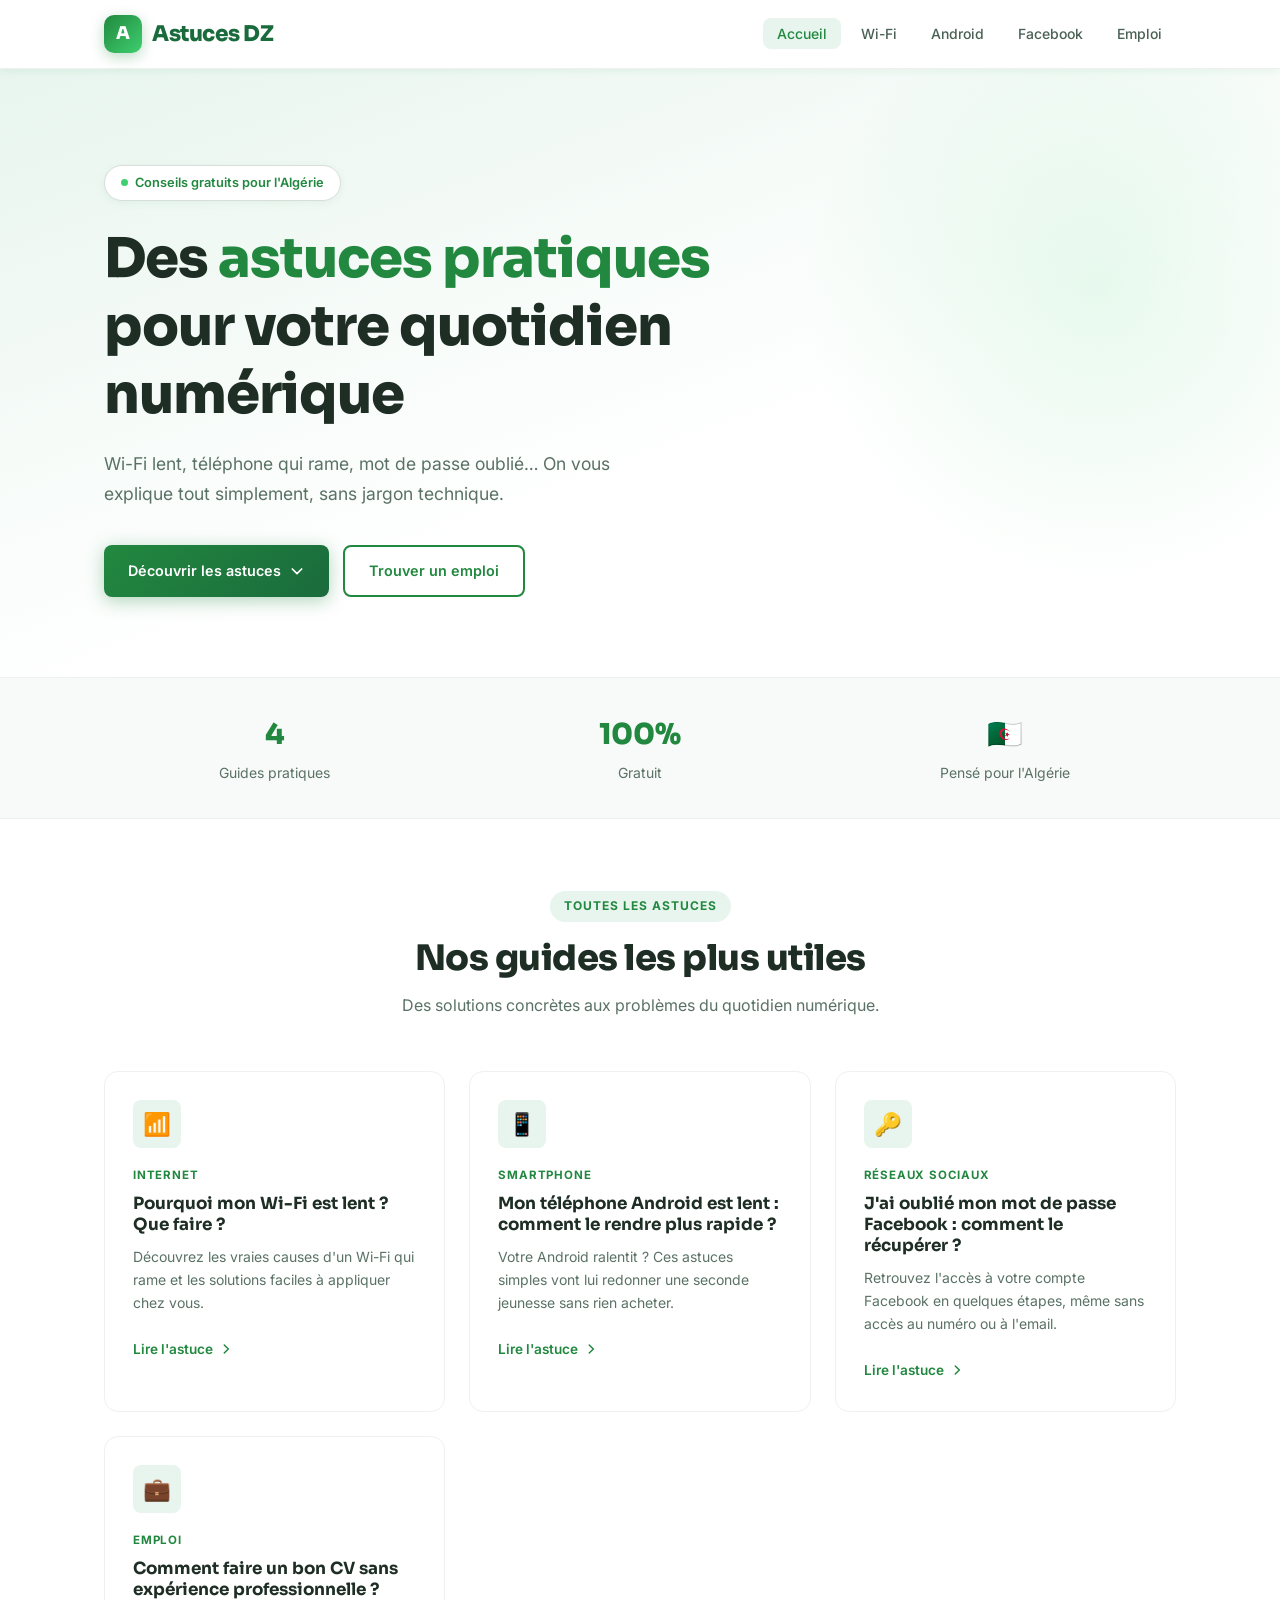
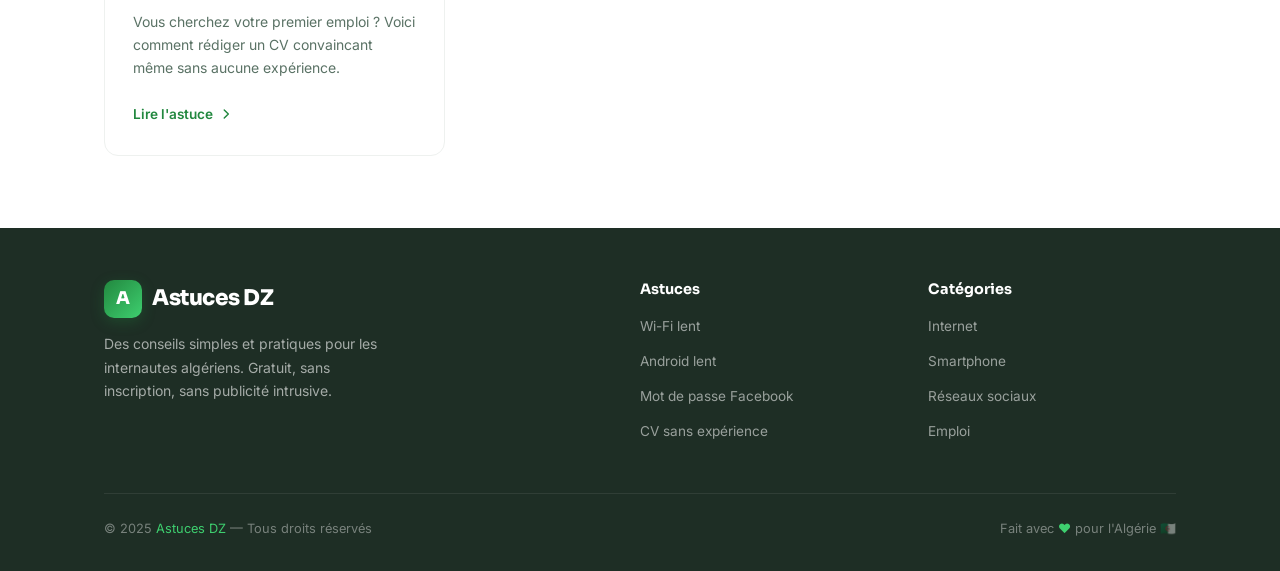
<file: index.html>
<!DOCTYPE html>
<html lang="fr">
<head>
  <meta charset="UTF-8" />
  <meta name="viewport" content="width=device-width, initial-scale=1.0" />
  <title>Astuces DZ — Conseils pratiques pour les internautes algériens</title>
  <meta name="description" content="Astuces DZ publie des conseils simples et utiles pour les internautes algériens : internet, smartphone, réseaux sociaux, emploi et plus encore." />
  <link rel="canonical" href="https://votre-username.github.io/astuces-dz/" />
  <link rel="stylesheet" href="style.css" />
</head>
<body>

<!-- ══════════════════════════
     HEADER
══════════════════════════ -->
<header>
  <nav class="container">
    <a href="index.html" class="logo">
      <div class="logo-icon">A</div>
      Astuces DZ
    </a>
    <ul class="nav-links">
      <li><a href="index.html">Accueil</a></li>
      <li><a href="wifi-lent.html">Wi-Fi</a></li>
      <li><a href="android-lent.html">Android</a></li>
      <li><a href="facebook-mot-de-passe-oublie.html">Facebook</a></li>
      <li><a href="cv-sans-experience.html">Emploi</a></li>
    </ul>
    <button class="hamburger" aria-label="Menu">
      <span></span><span></span><span></span>
    </button>
  </nav>
</header>

<!-- ══════════════════════════
     HERO
══════════════════════════ -->
<section class="hero">
  <div class="hero-blob"></div>
  <div class="container">
    <div class="hero-content">
      <div class="hero-badge">
        <span class="dot"></span>
        Conseils gratuits pour l'Algérie
      </div>
      <h1>Des <span>astuces pratiques</span><br>pour votre quotidien numérique</h1>
      <p>Wi-Fi lent, téléphone qui rame, mot de passe oublié… On vous explique tout simplement, sans jargon technique.</p>
      <div class="hero-actions">
        <a href="#articles" class="btn btn-primary">
          Découvrir les astuces
          <svg width="16" height="16" fill="none" viewBox="0 0 24 24" stroke="currentColor" stroke-width="2.5"><path stroke-linecap="round" stroke-linejoin="round" d="M19 9l-7 7-7-7"/></svg>
        </a>
        <a href="cv-sans-experience.html" class="btn btn-outline">Trouver un emploi</a>
      </div>
    </div>
  </div>
</section>

<!-- ══════════════════════════
     STATS
══════════════════════════ -->
<div class="stats-band">
  <div class="container">
    <div class="stats-grid">
      <div class="stat-item">
        <strong>4</strong>
        <span>Guides pratiques</span>
      </div>
      <div class="stat-item">
        <strong>100%</strong>
        <span>Gratuit</span>
      </div>
      <div class="stat-item">
        <strong>🇩🇿</strong>
        <span>Pensé pour l'Algérie</span>
      </div>
    </div>
  </div>
</div>

<!-- ══════════════════════════
     ARTICLES
══════════════════════════ -->
<section class="articles-section" id="articles">
  <div class="container">
    <div class="section-header">
      <span class="section-tag">Toutes les astuces</span>
      <h2>Nos guides les plus utiles</h2>
      <p>Des solutions concrètes aux problèmes du quotidien numérique.</p>
    </div>

    <div class="cards-grid">

      <!-- Card 1 -->
      <article class="card">
        <div class="card-icon">📶</div>
        <div class="card-tag">Internet</div>
        <h3>Pourquoi mon Wi-Fi est lent ? Que faire ?</h3>
        <p>Découvrez les vraies causes d'un Wi-Fi qui rame et les solutions faciles à appliquer chez vous.</p>
        <a href="wifi-lent.html" class="card-link">
          Lire l'astuce
          <svg width="14" height="14" fill="none" viewBox="0 0 24 24" stroke="currentColor" stroke-width="2.5"><path stroke-linecap="round" stroke-linejoin="round" d="M9 5l7 7-7 7"/></svg>
        </a>
      </article>

      <!-- Card 2 -->
      <article class="card">
        <div class="card-icon">📱</div>
        <div class="card-tag">Smartphone</div>
        <h3>Mon téléphone Android est lent : comment le rendre plus rapide ?</h3>
        <p>Votre Android ralentit ? Ces astuces simples vont lui redonner une seconde jeunesse sans rien acheter.</p>
        <a href="android-lent.html" class="card-link">
          Lire l'astuce
          <svg width="14" height="14" fill="none" viewBox="0 0 24 24" stroke="currentColor" stroke-width="2.5"><path stroke-linecap="round" stroke-linejoin="round" d="M9 5l7 7-7 7"/></svg>
        </a>
      </article>

      <!-- Card 3 -->
      <article class="card">
        <div class="card-icon">🔑</div>
        <div class="card-tag">Réseaux sociaux</div>
        <h3>J'ai oublié mon mot de passe Facebook : comment le récupérer ?</h3>
        <p>Retrouvez l'accès à votre compte Facebook en quelques étapes, même sans accès au numéro ou à l'email.</p>
        <a href="facebook-mot-de-passe-oublie.html" class="card-link">
          Lire l'astuce
          <svg width="14" height="14" fill="none" viewBox="0 0 24 24" stroke="currentColor" stroke-width="2.5"><path stroke-linecap="round" stroke-linejoin="round" d="M9 5l7 7-7 7"/></svg>
        </a>
      </article>

      <!-- Card 4 -->
      <article class="card">
        <div class="card-icon">💼</div>
        <div class="card-tag">Emploi</div>
        <h3>Comment faire un bon CV sans expérience professionnelle ?</h3>
        <p>Vous cherchez votre premier emploi ? Voici comment rédiger un CV convaincant même sans aucune expérience.</p>
        <a href="cv-sans-experience.html" class="card-link">
          Lire l'astuce
          <svg width="14" height="14" fill="none" viewBox="0 0 24 24" stroke="currentColor" stroke-width="2.5"><path stroke-linecap="round" stroke-linejoin="round" d="M9 5l7 7-7 7"/></svg>
        </a>
      </article>

    </div>
  </div>
</section>

<!-- ══════════════════════════
     FOOTER
══════════════════════════ -->
<footer>
  <div class="container">
    <div class="footer-grid">
      <div class="footer-brand">
        <div class="logo">
          <div class="logo-icon">A</div>
          Astuces DZ
        </div>
        <p>Des conseils simples et pratiques pour les internautes algériens. Gratuit, sans inscription, sans publicité intrusive.</p>
      </div>
      <div class="footer-col">
        <h4>Astuces</h4>
        <ul>
          <li><a href="wifi-lent.html">Wi-Fi lent</a></li>
          <li><a href="android-lent.html">Android lent</a></li>
          <li><a href="facebook-mot-de-passe-oublie.html">Mot de passe Facebook</a></li>
          <li><a href="cv-sans-experience.html">CV sans expérience</a></li>
        </ul>
      </div>
      <div class="footer-col">
        <h4>Catégories</h4>
        <ul>
          <li><a href="wifi-lent.html">Internet</a></li>
          <li><a href="android-lent.html">Smartphone</a></li>
          <li><a href="facebook-mot-de-passe-oublie.html">Réseaux sociaux</a></li>
          <li><a href="cv-sans-experience.html">Emploi</a></li>
        </ul>
      </div>
    </div>
    <div class="footer-bottom">
      <p>© 2025 <span>Astuces DZ</span> — Tous droits réservés</p>
      <p>Fait avec <span>♥</span> pour l'Algérie 🇩🇿</p>
    </div>
  </div>
</footer>

<script src="script.js"></script>
</body>
</html>
</file>
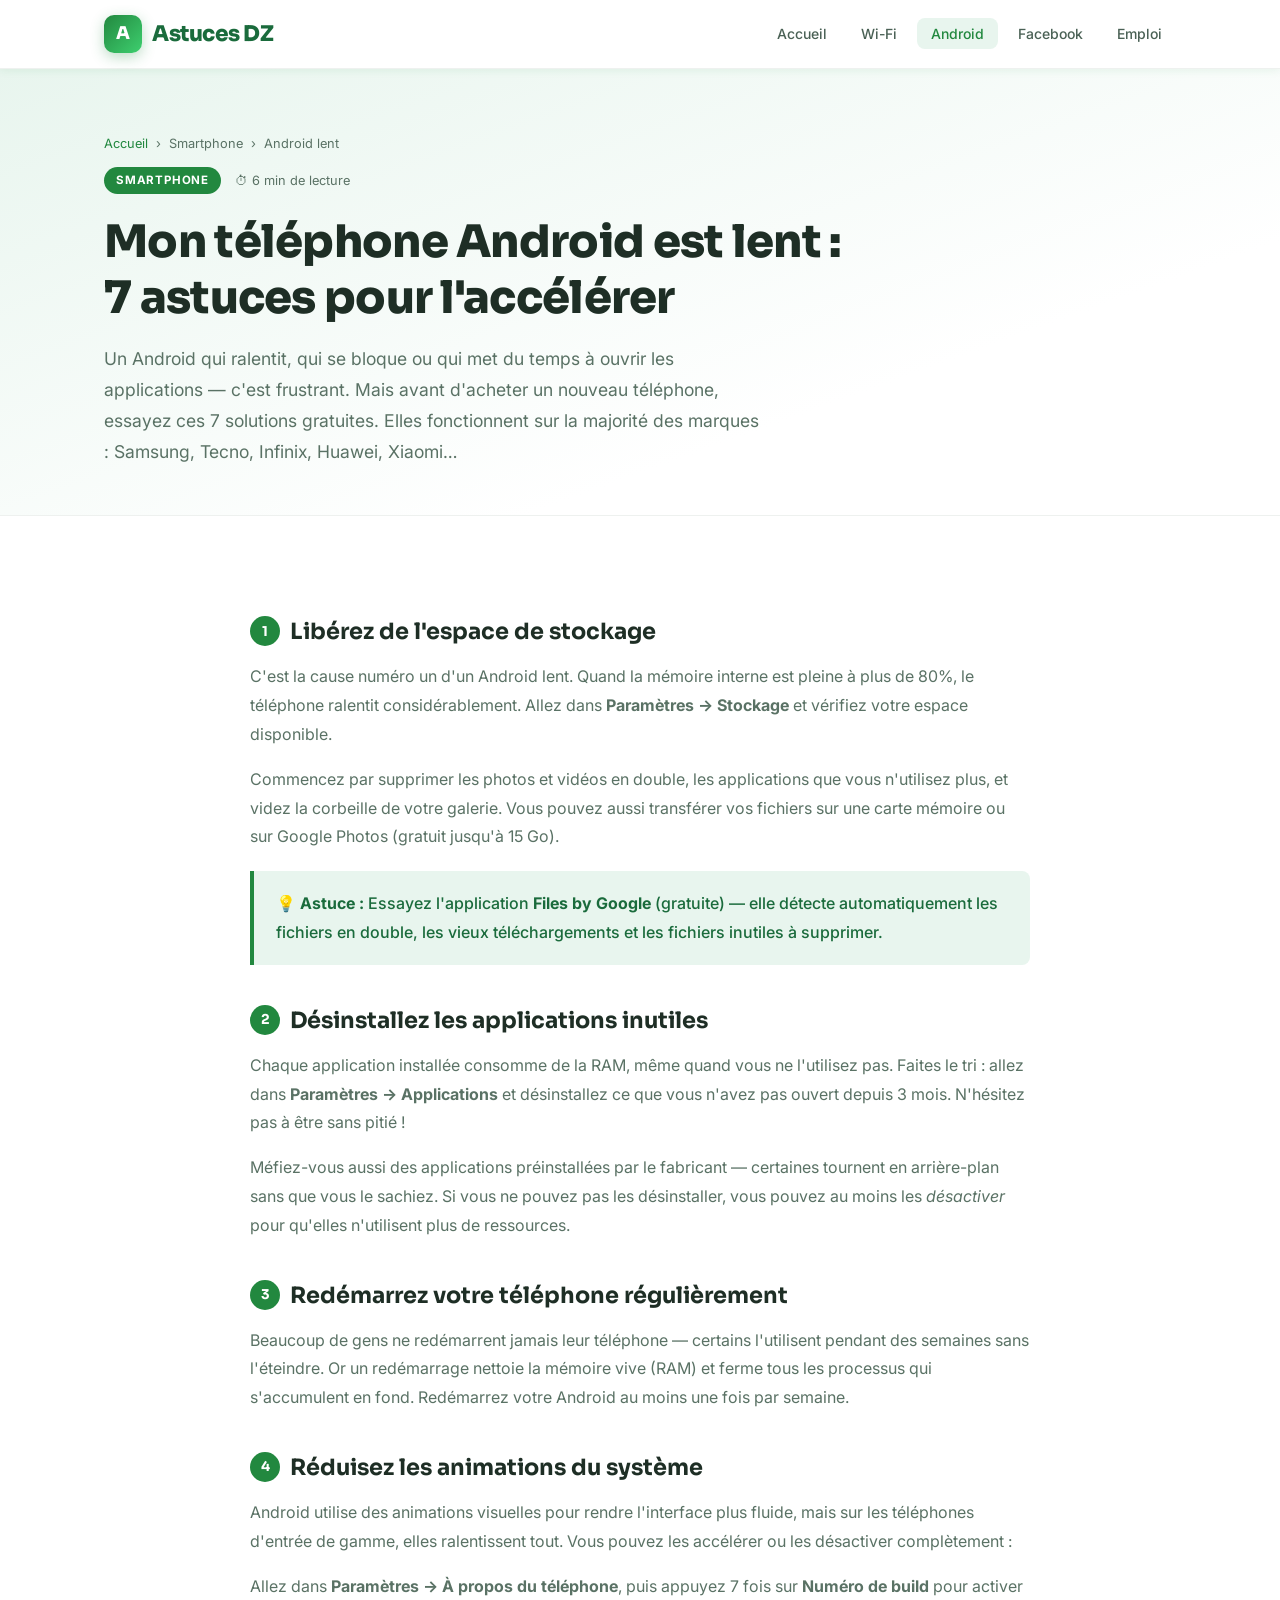
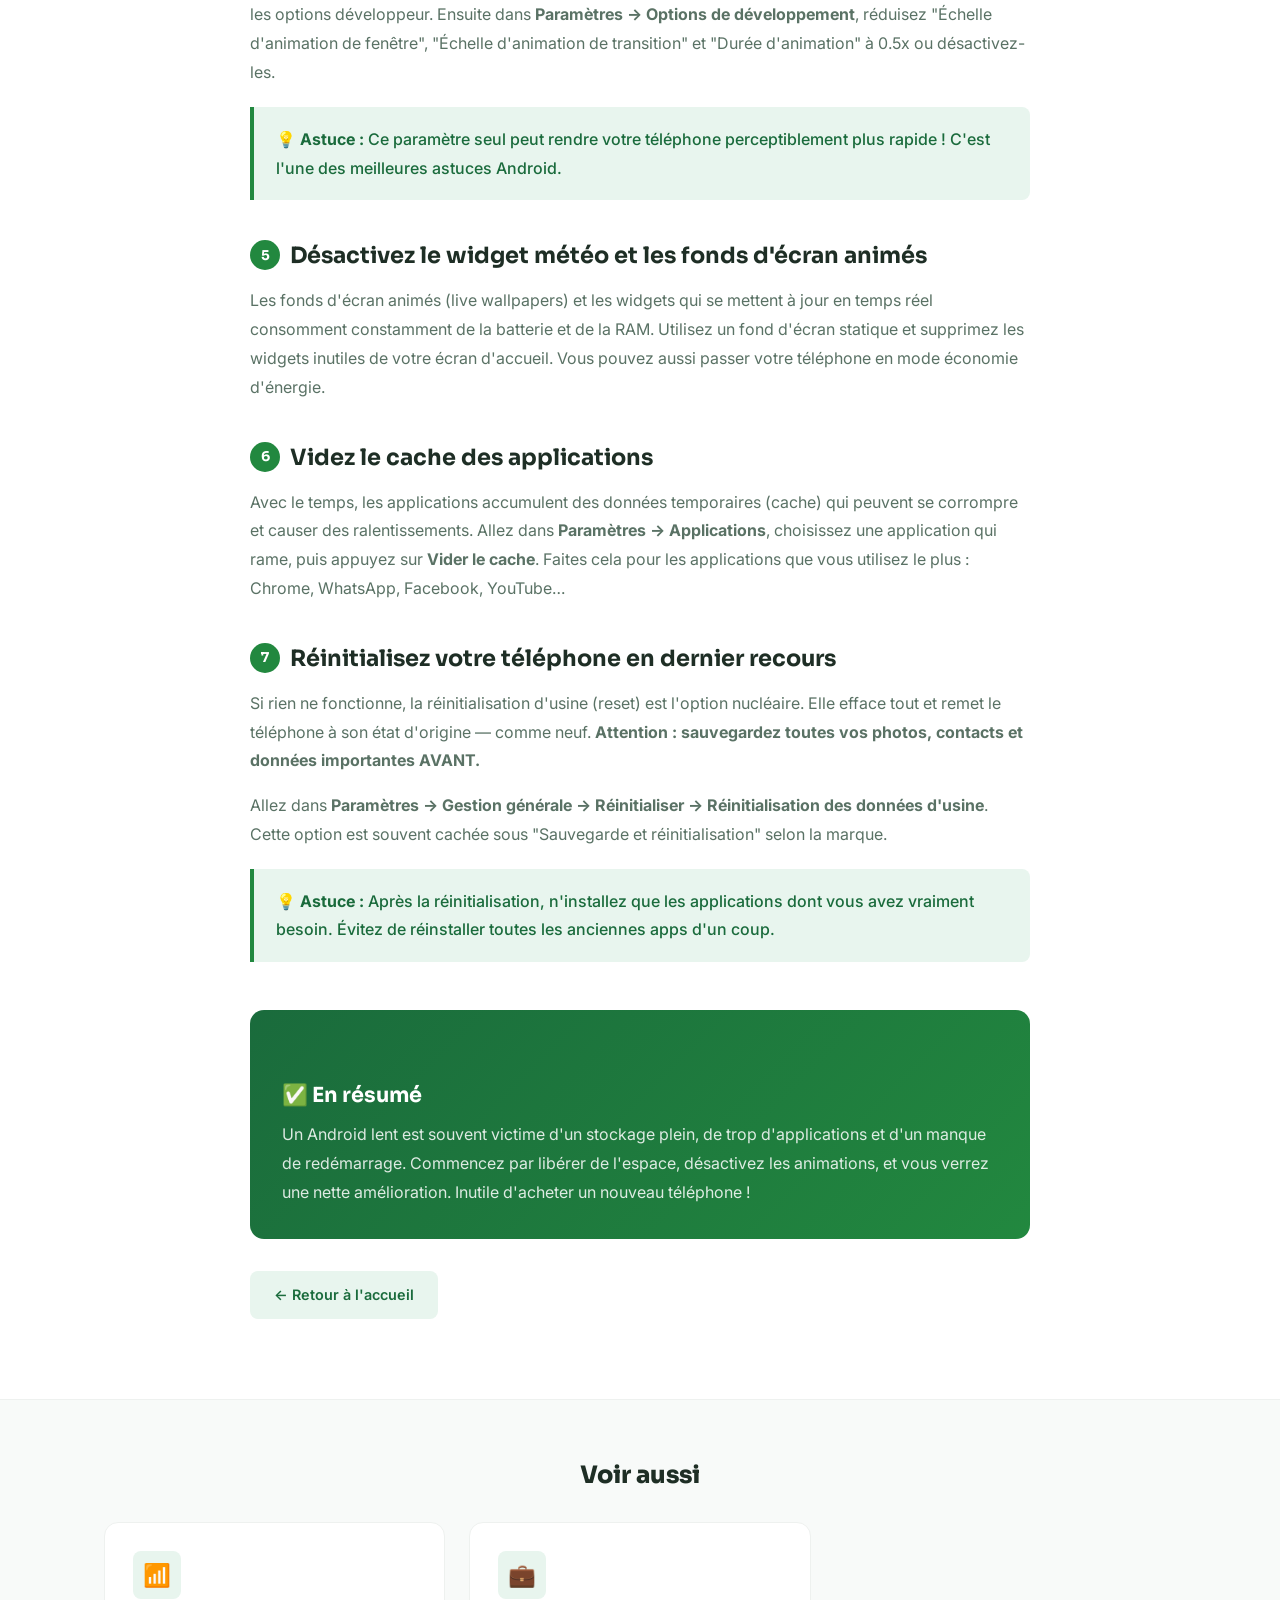
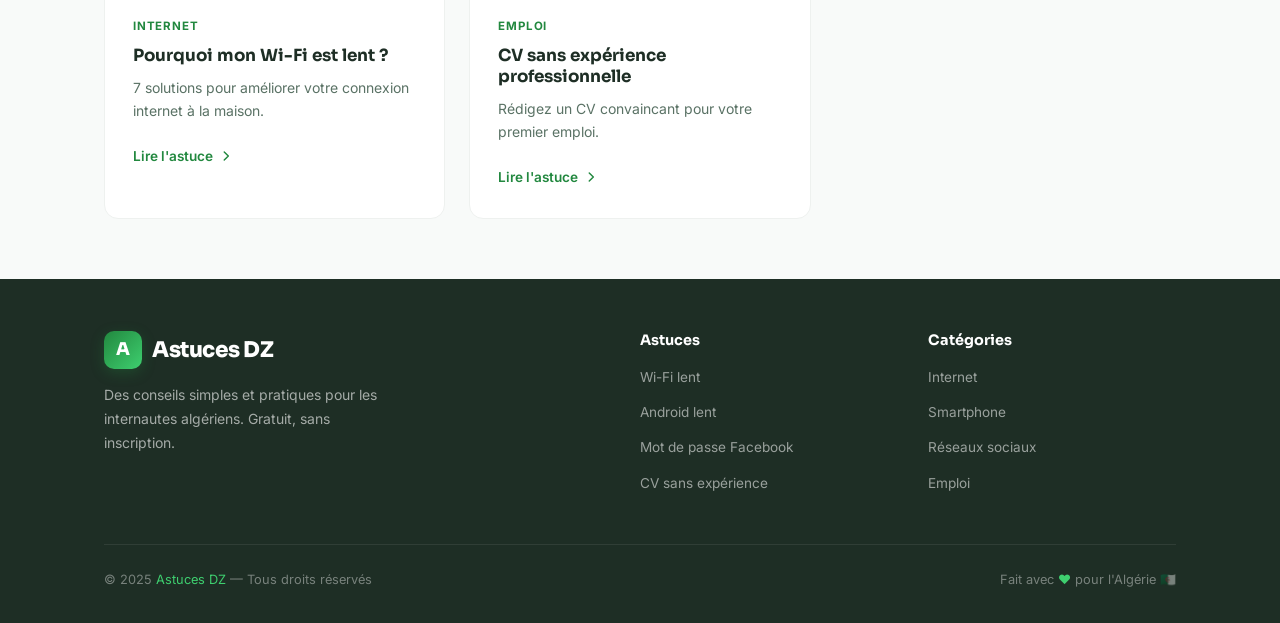
<file: android-lent.html>
<!DOCTYPE html>
<html lang="fr">
<head>
  <meta charset="UTF-8" />
  <meta name="viewport" content="width=device-width, initial-scale=1.0" />
  <title>Téléphone Android lent : 7 astuces pour l'accélérer — Astuces DZ</title>
  <meta name="description" content="Votre smartphone Android rame ? Découvrez 7 astuces simples et gratuites pour accélérer votre téléphone sans changer d'appareil." />
  <link rel="canonical" href="https://votre-username.github.io/astuces-dz/android-lent.html" />
  <link rel="stylesheet" href="style.css" />
</head>
<body>

<!-- HEADER -->
<header>
  <nav class="container">
    <a href="index.html" class="logo">
      <div class="logo-icon">A</div>
      Astuces DZ
    </a>
    <ul class="nav-links">
      <li><a href="index.html">Accueil</a></li>
      <li><a href="wifi-lent.html">Wi-Fi</a></li>
      <li><a href="android-lent.html" class="active">Android</a></li>
      <li><a href="facebook-mot-de-passe-oublie.html">Facebook</a></li>
      <li><a href="cv-sans-experience.html">Emploi</a></li>
    </ul>
    <button class="hamburger" aria-label="Menu">
      <span></span><span></span><span></span>
    </button>
  </nav>
</header>

<!-- ARTICLE HERO -->
<section class="article-hero">
  <div class="container">
    <div class="breadcrumb">
      <a href="index.html">Accueil</a>
      <span>›</span>
      <span>Smartphone</span>
      <span>›</span>
      <span>Android lent</span>
    </div>
    <div class="article-meta">
      <span class="article-tag">Smartphone</span>
      <span class="article-time">⏱ 6 min de lecture</span>
    </div>
    <h1>Mon téléphone Android est lent : 7 astuces pour l'accélérer</h1>
    <p class="article-intro">Un Android qui ralentit, qui se bloque ou qui met du temps à ouvrir les applications — c'est frustrant. Mais avant d'acheter un nouveau téléphone, essayez ces 7 solutions gratuites. Elles fonctionnent sur la majorité des marques : Samsung, Tecno, Infinix, Huawei, Xiaomi…</p>
  </div>
</section>

<!-- ARTICLE BODY -->
<main class="article-body">
  <div class="container">
    <div class="article-content">

      <h2><span class="num">1</span> Libérez de l'espace de stockage</h2>
      <p>C'est la cause numéro un d'un Android lent. Quand la mémoire interne est pleine à plus de 80%, le téléphone ralentit considérablement. Allez dans <strong>Paramètres → Stockage</strong> et vérifiez votre espace disponible.</p>
      <p>Commencez par supprimer les photos et vidéos en double, les applications que vous n'utilisez plus, et videz la corbeille de votre galerie. Vous pouvez aussi transférer vos fichiers sur une carte mémoire ou sur Google Photos (gratuit jusqu'à 15 Go).</p>
      <div class="tip-box">
        <p><strong>💡 Astuce :</strong> Essayez l'application <strong>Files by Google</strong> (gratuite) — elle détecte automatiquement les fichiers en double, les vieux téléchargements et les fichiers inutiles à supprimer.</p>
      </div>

      <h2><span class="num">2</span> Désinstallez les applications inutiles</h2>
      <p>Chaque application installée consomme de la RAM, même quand vous ne l'utilisez pas. Faites le tri : allez dans <strong>Paramètres → Applications</strong> et désinstallez ce que vous n'avez pas ouvert depuis 3 mois. N'hésitez pas à être sans pitié !</p>
      <p>Méfiez-vous aussi des applications préinstallées par le fabricant — certaines tournent en arrière-plan sans que vous le sachiez. Si vous ne pouvez pas les désinstaller, vous pouvez au moins les <em>désactiver</em> pour qu'elles n'utilisent plus de ressources.</p>

      <h2><span class="num">3</span> Redémarrez votre téléphone régulièrement</h2>
      <p>Beaucoup de gens ne redémarrent jamais leur téléphone — certains l'utilisent pendant des semaines sans l'éteindre. Or un redémarrage nettoie la mémoire vive (RAM) et ferme tous les processus qui s'accumulent en fond. Redémarrez votre Android au moins une fois par semaine.</p>

      <h2><span class="num">4</span> Réduisez les animations du système</h2>
      <p>Android utilise des animations visuelles pour rendre l'interface plus fluide, mais sur les téléphones d'entrée de gamme, elles ralentissent tout. Vous pouvez les accélérer ou les désactiver complètement :</p>
      <p>Allez dans <strong>Paramètres → À propos du téléphone</strong>, puis appuyez 7 fois sur <strong>Numéro de build</strong> pour activer les options développeur. Ensuite dans <strong>Paramètres → Options de développement</strong>, réduisez "Échelle d'animation de fenêtre", "Échelle d'animation de transition" et "Durée d'animation" à 0.5x ou désactivez-les.</p>
      <div class="tip-box">
        <p><strong>💡 Astuce :</strong> Ce paramètre seul peut rendre votre téléphone perceptiblement plus rapide ! C'est l'une des meilleures astuces Android.</p>
      </div>

      <h2><span class="num">5</span> Désactivez le widget météo et les fonds d'écran animés</h2>
      <p>Les fonds d'écran animés (live wallpapers) et les widgets qui se mettent à jour en temps réel consomment constamment de la batterie et de la RAM. Utilisez un fond d'écran statique et supprimez les widgets inutiles de votre écran d'accueil. Vous pouvez aussi passer votre téléphone en mode économie d'énergie.</p>

      <h2><span class="num">6</span> Videz le cache des applications</h2>
      <p>Avec le temps, les applications accumulent des données temporaires (cache) qui peuvent se corrompre et causer des ralentissements. Allez dans <strong>Paramètres → Applications</strong>, choisissez une application qui rame, puis appuyez sur <strong>Vider le cache</strong>. Faites cela pour les applications que vous utilisez le plus : Chrome, WhatsApp, Facebook, YouTube…</p>

      <h2><span class="num">7</span> Réinitialisez votre téléphone en dernier recours</h2>
      <p>Si rien ne fonctionne, la réinitialisation d'usine (reset) est l'option nucléaire. Elle efface tout et remet le téléphone à son état d'origine — comme neuf. <strong>Attention : sauvegardez toutes vos photos, contacts et données importantes AVANT.</strong></p>
      <p>Allez dans <strong>Paramètres → Gestion générale → Réinitialiser → Réinitialisation des données d'usine</strong>. Cette option est souvent cachée sous "Sauvegarde et réinitialisation" selon la marque.</p>
      <div class="tip-box">
        <p><strong>💡 Astuce :</strong> Après la réinitialisation, n'installez que les applications dont vous avez vraiment besoin. Évitez de réinstaller toutes les anciennes apps d'un coup.</p>
      </div>

      <div class="conclusion-box">
        <h2>✅ En résumé</h2>
        <p>Un Android lent est souvent victime d'un stockage plein, de trop d'applications et d'un manque de redémarrage. Commencez par libérer de l'espace, désactivez les animations, et vous verrez une nette amélioration. Inutile d'acheter un nouveau téléphone !</p>
      </div>

      <a href="index.html" class="btn btn-back">
        ← Retour à l'accueil
      </a>

    </div>
  </div>
</main>

<!-- ARTICLES CONNEXES -->
<section class="related-section">
  <div class="container">
    <h2>Voir aussi</h2>
    <div class="cards-grid">
      <article class="card">
        <div class="card-icon">📶</div>
        <div class="card-tag">Internet</div>
        <h3>Pourquoi mon Wi-Fi est lent ?</h3>
        <p>7 solutions pour améliorer votre connexion internet à la maison.</p>
        <a href="wifi-lent.html" class="card-link">Lire l'astuce <svg width="14" height="14" fill="none" viewBox="0 0 24 24" stroke="currentColor" stroke-width="2.5"><path stroke-linecap="round" stroke-linejoin="round" d="M9 5l7 7-7 7"/></svg></a>
      </article>
      <article class="card">
        <div class="card-icon">💼</div>
        <div class="card-tag">Emploi</div>
        <h3>CV sans expérience professionnelle</h3>
        <p>Rédigez un CV convaincant pour votre premier emploi.</p>
        <a href="cv-sans-experience.html" class="card-link">Lire l'astuce <svg width="14" height="14" fill="none" viewBox="0 0 24 24" stroke="currentColor" stroke-width="2.5"><path stroke-linecap="round" stroke-linejoin="round" d="M9 5l7 7-7 7"/></svg></a>
      </article>
    </div>
  </div>
</section>

<!-- FOOTER -->
<footer>
  <div class="container">
    <div class="footer-grid">
      <div class="footer-brand">
        <div class="logo">
          <div class="logo-icon">A</div>
          Astuces DZ
        </div>
        <p>Des conseils simples et pratiques pour les internautes algériens. Gratuit, sans inscription.</p>
      </div>
      <div class="footer-col">
        <h4>Astuces</h4>
        <ul>
          <li><a href="wifi-lent.html">Wi-Fi lent</a></li>
          <li><a href="android-lent.html">Android lent</a></li>
          <li><a href="facebook-mot-de-passe-oublie.html">Mot de passe Facebook</a></li>
          <li><a href="cv-sans-experience.html">CV sans expérience</a></li>
        </ul>
      </div>
      <div class="footer-col">
        <h4>Catégories</h4>
        <ul>
          <li><a href="wifi-lent.html">Internet</a></li>
          <li><a href="android-lent.html">Smartphone</a></li>
          <li><a href="facebook-mot-de-passe-oublie.html">Réseaux sociaux</a></li>
          <li><a href="cv-sans-experience.html">Emploi</a></li>
        </ul>
      </div>
    </div>
    <div class="footer-bottom">
      <p>© 2025 <span>Astuces DZ</span> — Tous droits réservés</p>
      <p>Fait avec <span>♥</span> pour l'Algérie 🇩🇿</p>
    </div>
  </div>
</footer>

<script src="script.js"></script>
</body>
</html>
</file>
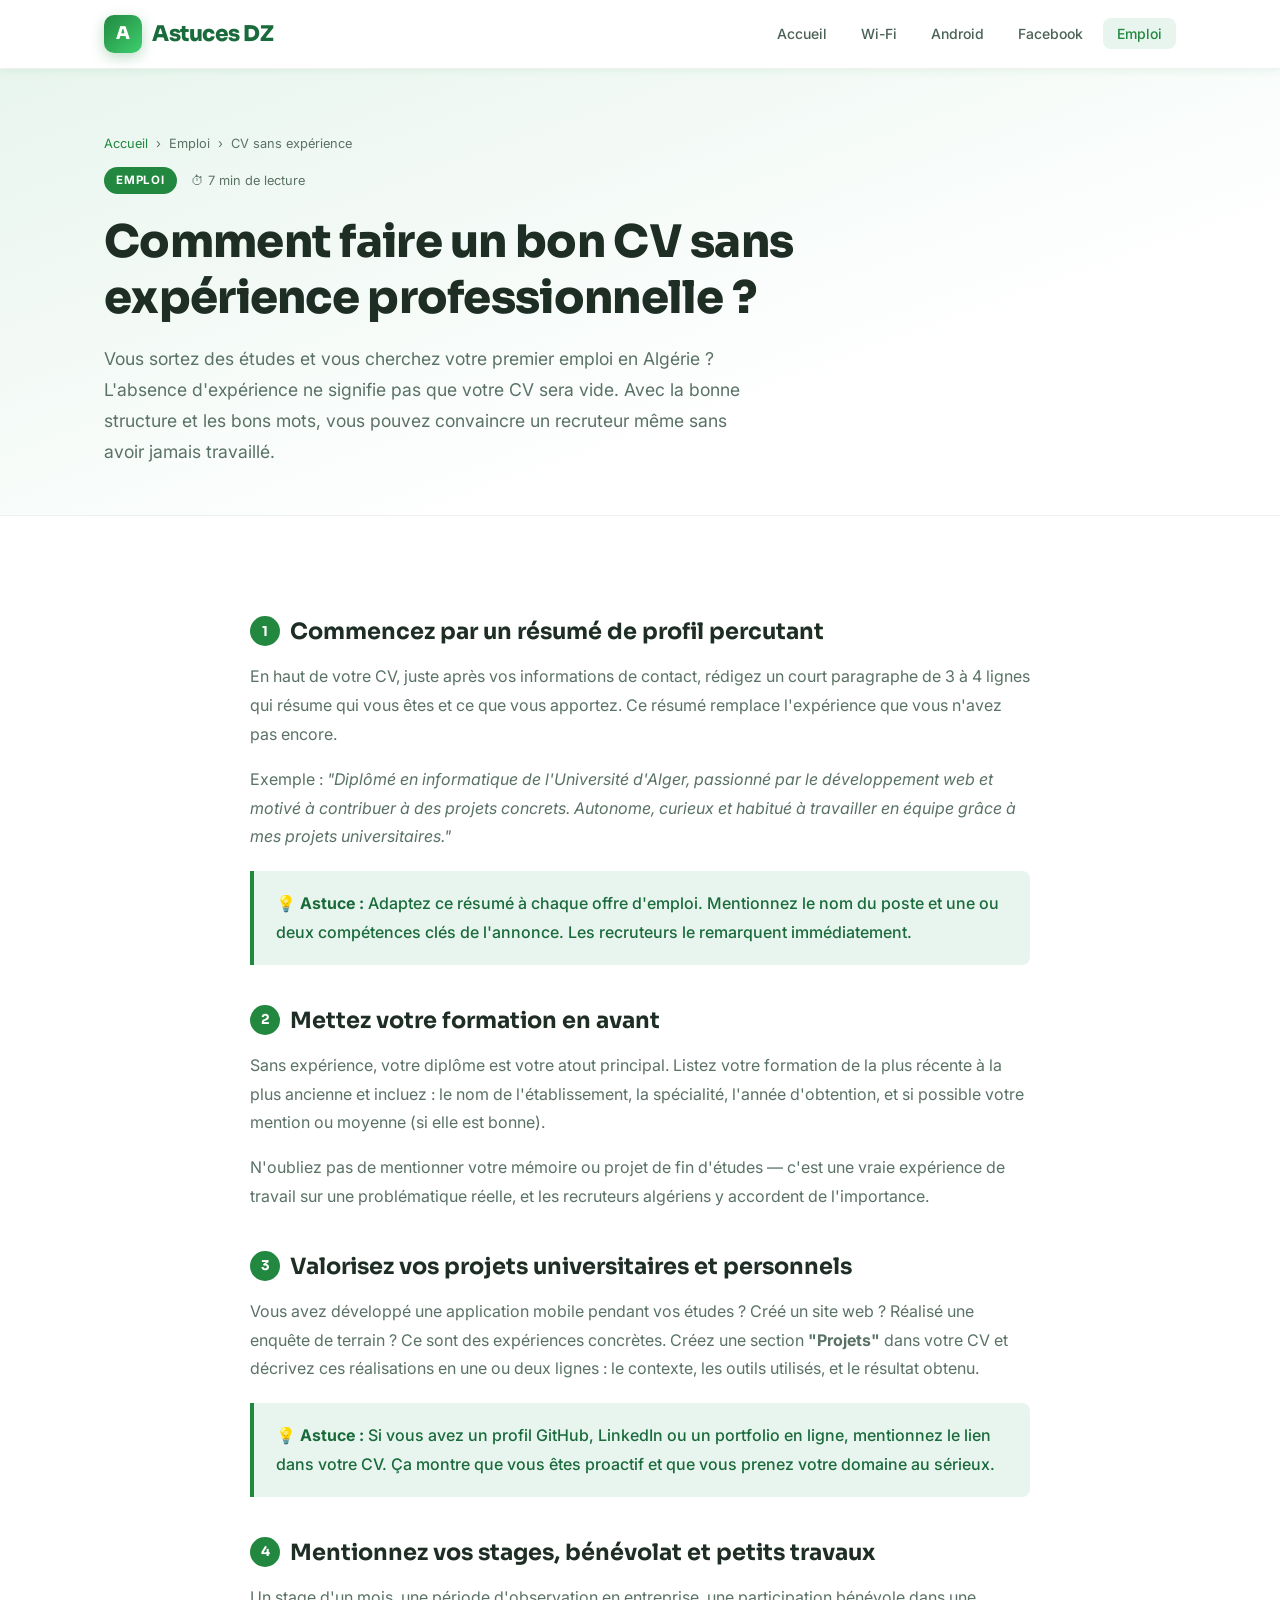
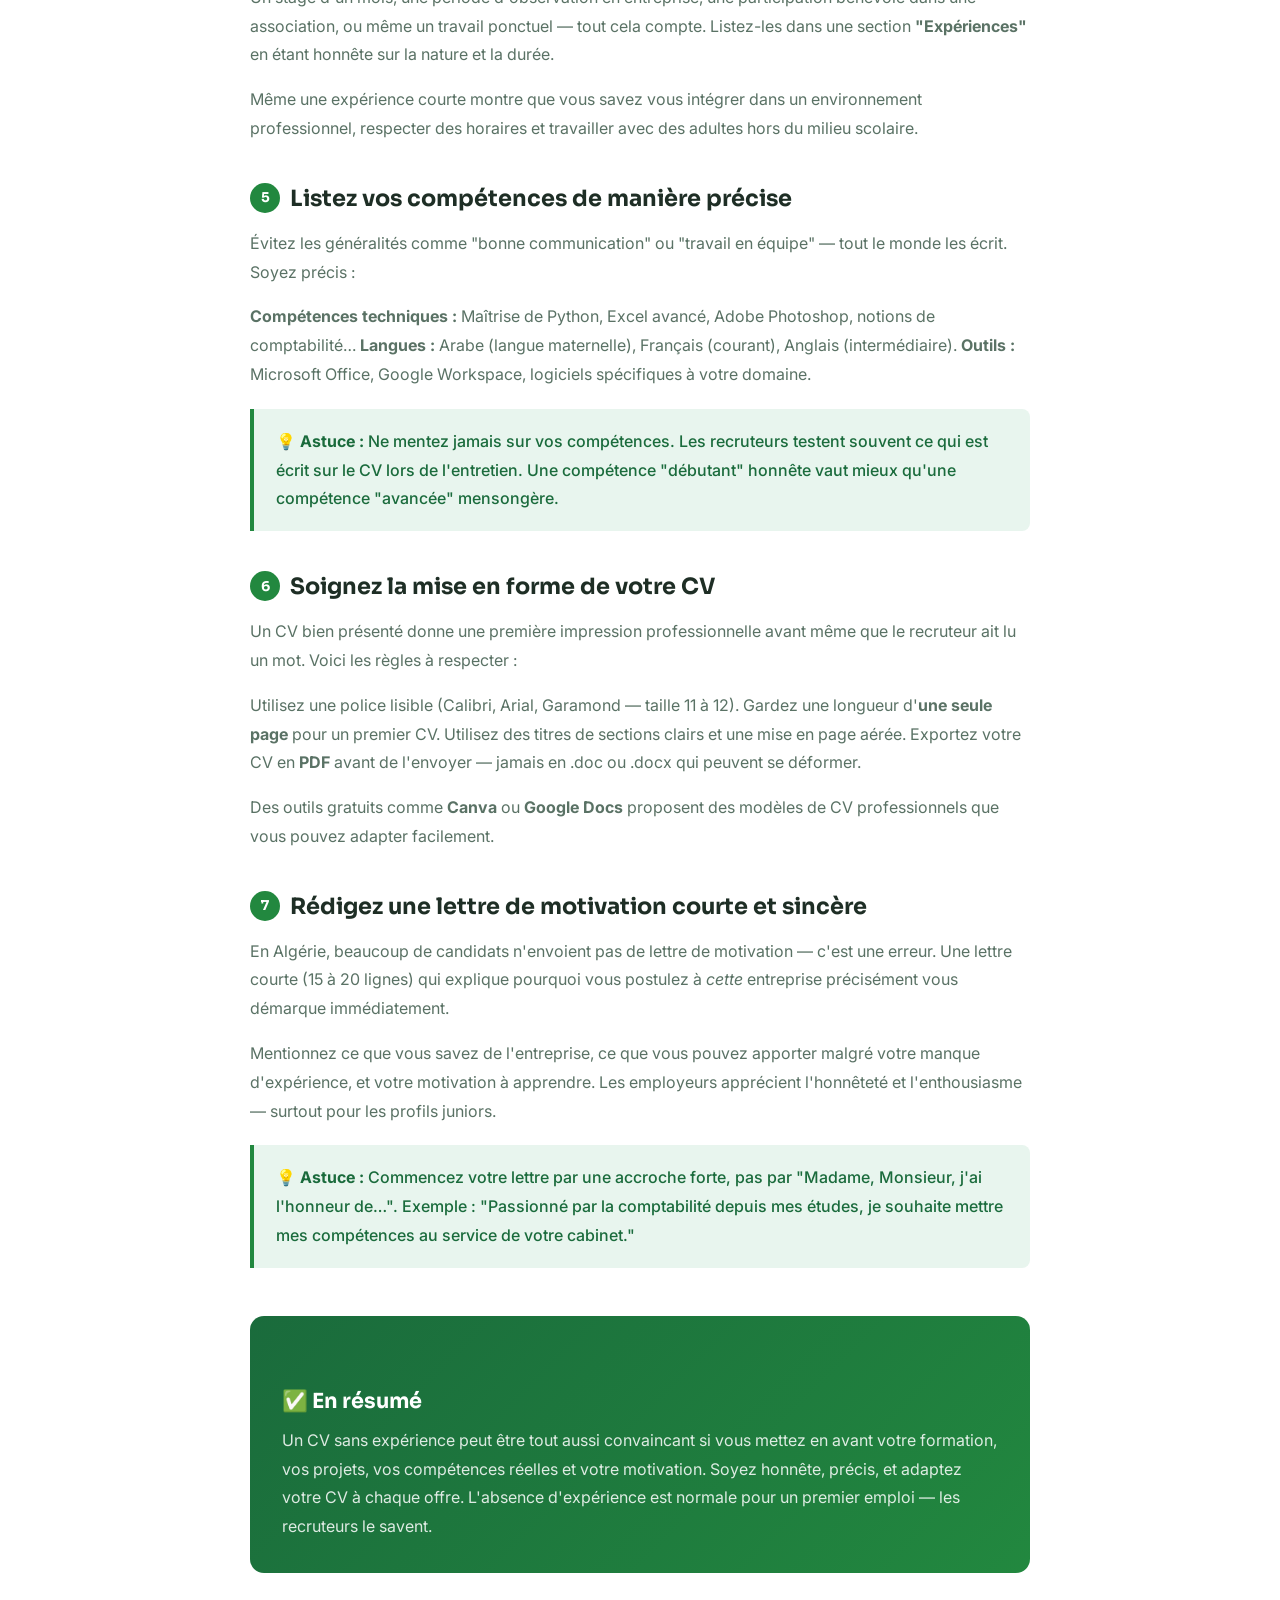
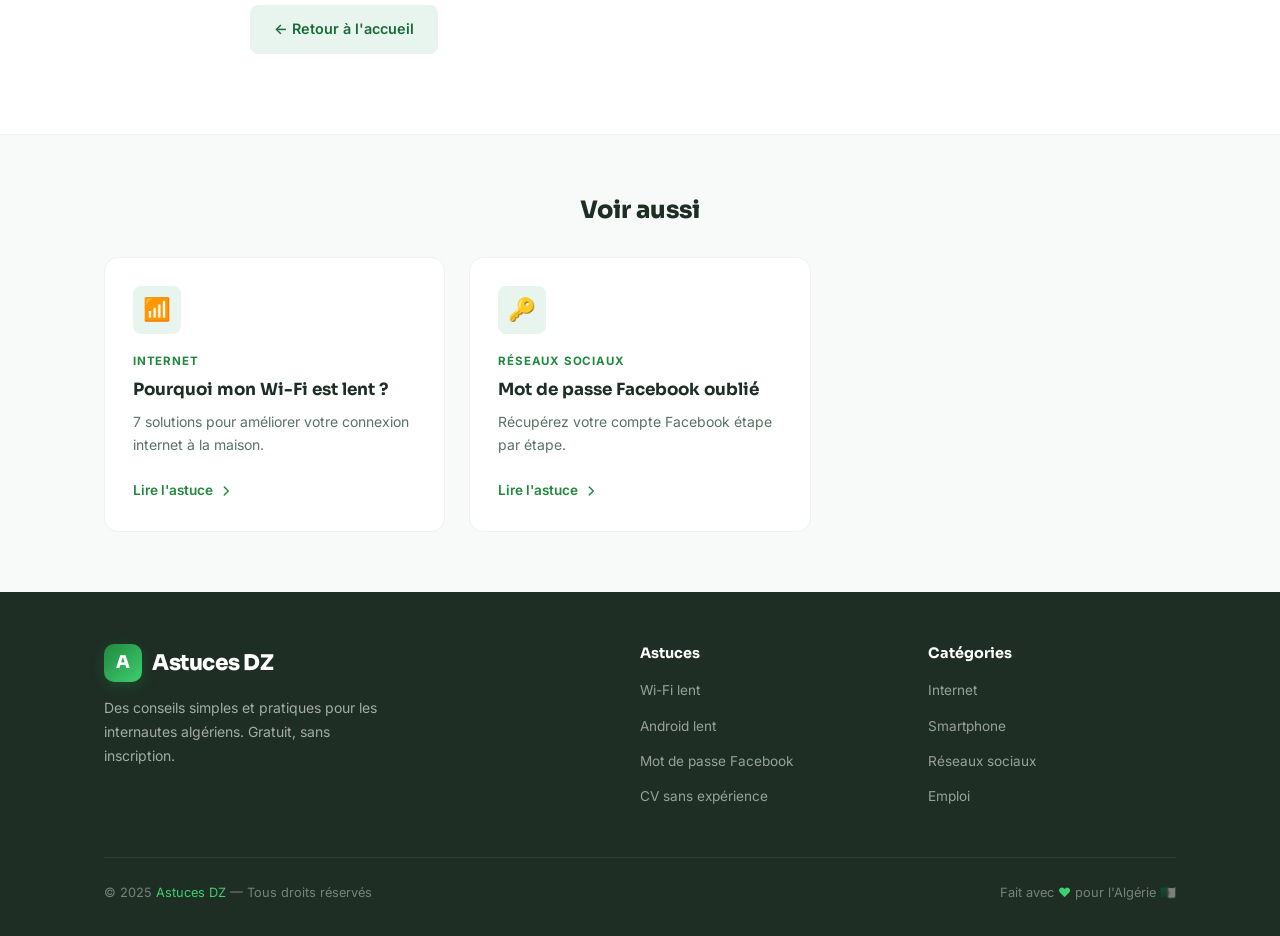
<file: cv-sans-experience.html>
<!DOCTYPE html>
<html lang="fr">
<head>
  <meta charset="UTF-8" />
  <meta name="viewport" content="width=device-width, initial-scale=1.0" />
  <title>Comment faire un CV sans expérience : guide complet — Astuces DZ</title>
  <meta name="description" content="Vous cherchez votre premier emploi en Algérie ? Découvrez comment rédiger un CV professionnel convaincant même sans aucune expérience professionnelle." />
  <link rel="canonical" href="https://votre-username.github.io/astuces-dz/cv-sans-experience.html" />
  <link rel="stylesheet" href="style.css" />
</head>
<body>

<!-- HEADER -->
<header>
  <nav class="container">
    <a href="index.html" class="logo">
      <div class="logo-icon">A</div>
      Astuces DZ
    </a>
    <ul class="nav-links">
      <li><a href="index.html">Accueil</a></li>
      <li><a href="wifi-lent.html">Wi-Fi</a></li>
      <li><a href="android-lent.html">Android</a></li>
      <li><a href="facebook-mot-de-passe-oublie.html">Facebook</a></li>
      <li><a href="cv-sans-experience.html" class="active">Emploi</a></li>
    </ul>
    <button class="hamburger" aria-label="Menu">
      <span></span><span></span><span></span>
    </button>
  </nav>
</header>

<!-- ARTICLE HERO -->
<section class="article-hero">
  <div class="container">
    <div class="breadcrumb">
      <a href="index.html">Accueil</a>
      <span>›</span>
      <span>Emploi</span>
      <span>›</span>
      <span>CV sans expérience</span>
    </div>
    <div class="article-meta">
      <span class="article-tag">Emploi</span>
      <span class="article-time">⏱ 7 min de lecture</span>
    </div>
    <h1>Comment faire un bon CV sans expérience professionnelle ?</h1>
    <p class="article-intro">Vous sortez des études et vous cherchez votre premier emploi en Algérie ? L'absence d'expérience ne signifie pas que votre CV sera vide. Avec la bonne structure et les bons mots, vous pouvez convaincre un recruteur même sans avoir jamais travaillé.</p>
  </div>
</section>

<!-- ARTICLE BODY -->
<main class="article-body">
  <div class="container">
    <div class="article-content">

      <h2><span class="num">1</span> Commencez par un résumé de profil percutant</h2>
      <p>En haut de votre CV, juste après vos informations de contact, rédigez un court paragraphe de 3 à 4 lignes qui résume qui vous êtes et ce que vous apportez. Ce résumé remplace l'expérience que vous n'avez pas encore.</p>
      <p>Exemple : <em>"Diplômé en informatique de l'Université d'Alger, passionné par le développement web et motivé à contribuer à des projets concrets. Autonome, curieux et habitué à travailler en équipe grâce à mes projets universitaires."</em></p>
      <div class="tip-box">
        <p><strong>💡 Astuce :</strong> Adaptez ce résumé à chaque offre d'emploi. Mentionnez le nom du poste et une ou deux compétences clés de l'annonce. Les recruteurs le remarquent immédiatement.</p>
      </div>

      <h2><span class="num">2</span> Mettez votre formation en avant</h2>
      <p>Sans expérience, votre diplôme est votre atout principal. Listez votre formation de la plus récente à la plus ancienne et incluez : le nom de l'établissement, la spécialité, l'année d'obtention, et si possible votre mention ou moyenne (si elle est bonne).</p>
      <p>N'oubliez pas de mentionner votre mémoire ou projet de fin d'études — c'est une vraie expérience de travail sur une problématique réelle, et les recruteurs algériens y accordent de l'importance.</p>

      <h2><span class="num">3</span> Valorisez vos projets universitaires et personnels</h2>
      <p>Vous avez développé une application mobile pendant vos études ? Créé un site web ? Réalisé une enquête de terrain ? Ce sont des expériences concrètes. Créez une section <strong>"Projets"</strong> dans votre CV et décrivez ces réalisations en une ou deux lignes : le contexte, les outils utilisés, et le résultat obtenu.</p>
      <div class="tip-box">
        <p><strong>💡 Astuce :</strong> Si vous avez un profil GitHub, LinkedIn ou un portfolio en ligne, mentionnez le lien dans votre CV. Ça montre que vous êtes proactif et que vous prenez votre domaine au sérieux.</p>
      </div>

      <h2><span class="num">4</span> Mentionnez vos stages, bénévolat et petits travaux</h2>
      <p>Un stage d'un mois, une période d'observation en entreprise, une participation bénévole dans une association, ou même un travail ponctuel — tout cela compte. Listez-les dans une section <strong>"Expériences"</strong> en étant honnête sur la nature et la durée.</p>
      <p>Même une expérience courte montre que vous savez vous intégrer dans un environnement professionnel, respecter des horaires et travailler avec des adultes hors du milieu scolaire.</p>

      <h2><span class="num">5</span> Listez vos compétences de manière précise</h2>
      <p>Évitez les généralités comme "bonne communication" ou "travail en équipe" — tout le monde les écrit. Soyez précis :</p>
      <p><strong>Compétences techniques :</strong> Maîtrise de Python, Excel avancé, Adobe Photoshop, notions de comptabilité… <strong>Langues :</strong> Arabe (langue maternelle), Français (courant), Anglais (intermédiaire). <strong>Outils :</strong> Microsoft Office, Google Workspace, logiciels spécifiques à votre domaine.</p>
      <div class="tip-box">
        <p><strong>💡 Astuce :</strong> Ne mentez jamais sur vos compétences. Les recruteurs testent souvent ce qui est écrit sur le CV lors de l'entretien. Une compétence "débutant" honnête vaut mieux qu'une compétence "avancée" mensongère.</p>
      </div>

      <h2><span class="num">6</span> Soignez la mise en forme de votre CV</h2>
      <p>Un CV bien présenté donne une première impression professionnelle avant même que le recruteur ait lu un mot. Voici les règles à respecter :</p>
      <p>Utilisez une police lisible (Calibri, Arial, Garamond — taille 11 à 12). Gardez une longueur d'<strong>une seule page</strong> pour un premier CV. Utilisez des titres de sections clairs et une mise en page aérée. Exportez votre CV en <strong>PDF</strong> avant de l'envoyer — jamais en .doc ou .docx qui peuvent se déformer.</p>
      <p>Des outils gratuits comme <strong>Canva</strong> ou <strong>Google Docs</strong> proposent des modèles de CV professionnels que vous pouvez adapter facilement.</p>

      <h2><span class="num">7</span> Rédigez une lettre de motivation courte et sincère</h2>
      <p>En Algérie, beaucoup de candidats n'envoient pas de lettre de motivation — c'est une erreur. Une lettre courte (15 à 20 lignes) qui explique pourquoi vous postulez à <em>cette</em> entreprise précisément vous démarque immédiatement.</p>
      <p>Mentionnez ce que vous savez de l'entreprise, ce que vous pouvez apporter malgré votre manque d'expérience, et votre motivation à apprendre. Les employeurs apprécient l'honnêteté et l'enthousiasme — surtout pour les profils juniors.</p>
      <div class="tip-box">
        <p><strong>💡 Astuce :</strong> Commencez votre lettre par une accroche forte, pas par "Madame, Monsieur, j'ai l'honneur de…". Exemple : "Passionné par la comptabilité depuis mes études, je souhaite mettre mes compétences au service de votre cabinet."</p>
      </div>

      <div class="conclusion-box">
        <h2>✅ En résumé</h2>
        <p>Un CV sans expérience peut être tout aussi convaincant si vous mettez en avant votre formation, vos projets, vos compétences réelles et votre motivation. Soyez honnête, précis, et adaptez votre CV à chaque offre. L'absence d'expérience est normale pour un premier emploi — les recruteurs le savent.</p>
      </div>

      <a href="index.html" class="btn btn-back">
        ← Retour à l'accueil
      </a>

    </div>
  </div>
</main>

<!-- ARTICLES CONNEXES -->
<section class="related-section">
  <div class="container">
    <h2>Voir aussi</h2>
    <div class="cards-grid">
      <article class="card">
        <div class="card-icon">📶</div>
        <div class="card-tag">Internet</div>
        <h3>Pourquoi mon Wi-Fi est lent ?</h3>
        <p>7 solutions pour améliorer votre connexion internet à la maison.</p>
        <a href="wifi-lent.html" class="card-link">Lire l'astuce <svg width="14" height="14" fill="none" viewBox="0 0 24 24" stroke="currentColor" stroke-width="2.5"><path stroke-linecap="round" stroke-linejoin="round" d="M9 5l7 7-7 7"/></svg></a>
      </article>
      <article class="card">
        <div class="card-icon">🔑</div>
        <div class="card-tag">Réseaux sociaux</div>
        <h3>Mot de passe Facebook oublié</h3>
        <p>Récupérez votre compte Facebook étape par étape.</p>
        <a href="facebook-mot-de-passe-oublie.html" class="card-link">Lire l'astuce <svg width="14" height="14" fill="none" viewBox="0 0 24 24" stroke="currentColor" stroke-width="2.5"><path stroke-linecap="round" stroke-linejoin="round" d="M9 5l7 7-7 7"/></svg></a>
      </article>
    </div>
  </div>
</section>

<!-- FOOTER -->
<footer>
  <div class="container">
    <div class="footer-grid">
      <div class="footer-brand">
        <div class="logo">
          <div class="logo-icon">A</div>
          Astuces DZ
        </div>
        <p>Des conseils simples et pratiques pour les internautes algériens. Gratuit, sans inscription.</p>
      </div>
      <div class="footer-col">
        <h4>Astuces</h4>
        <ul>
          <li><a href="wifi-lent.html">Wi-Fi lent</a></li>
          <li><a href="android-lent.html">Android lent</a></li>
          <li><a href="facebook-mot-de-passe-oublie.html">Mot de passe Facebook</a></li>
          <li><a href="cv-sans-experience.html">CV sans expérience</a></li>
        </ul>
      </div>
      <div class="footer-col">
        <h4>Catégories</h4>
        <ul>
          <li><a href="wifi-lent.html">Internet</a></li>
          <li><a href="android-lent.html">Smartphone</a></li>
          <li><a href="facebook-mot-de-passe-oublie.html">Réseaux sociaux</a></li>
          <li><a href="cv-sans-experience.html">Emploi</a></li>
        </ul>
      </div>
    </div>
    <div class="footer-bottom">
      <p>© 2025 <span>Astuces DZ</span> — Tous droits réservés</p>
      <p>Fait avec <span>♥</span> pour l'Algérie 🇩🇿</p>
    </div>
  </div>
</footer>

<script src="script.js"></script>
</body>
</html>
</file>
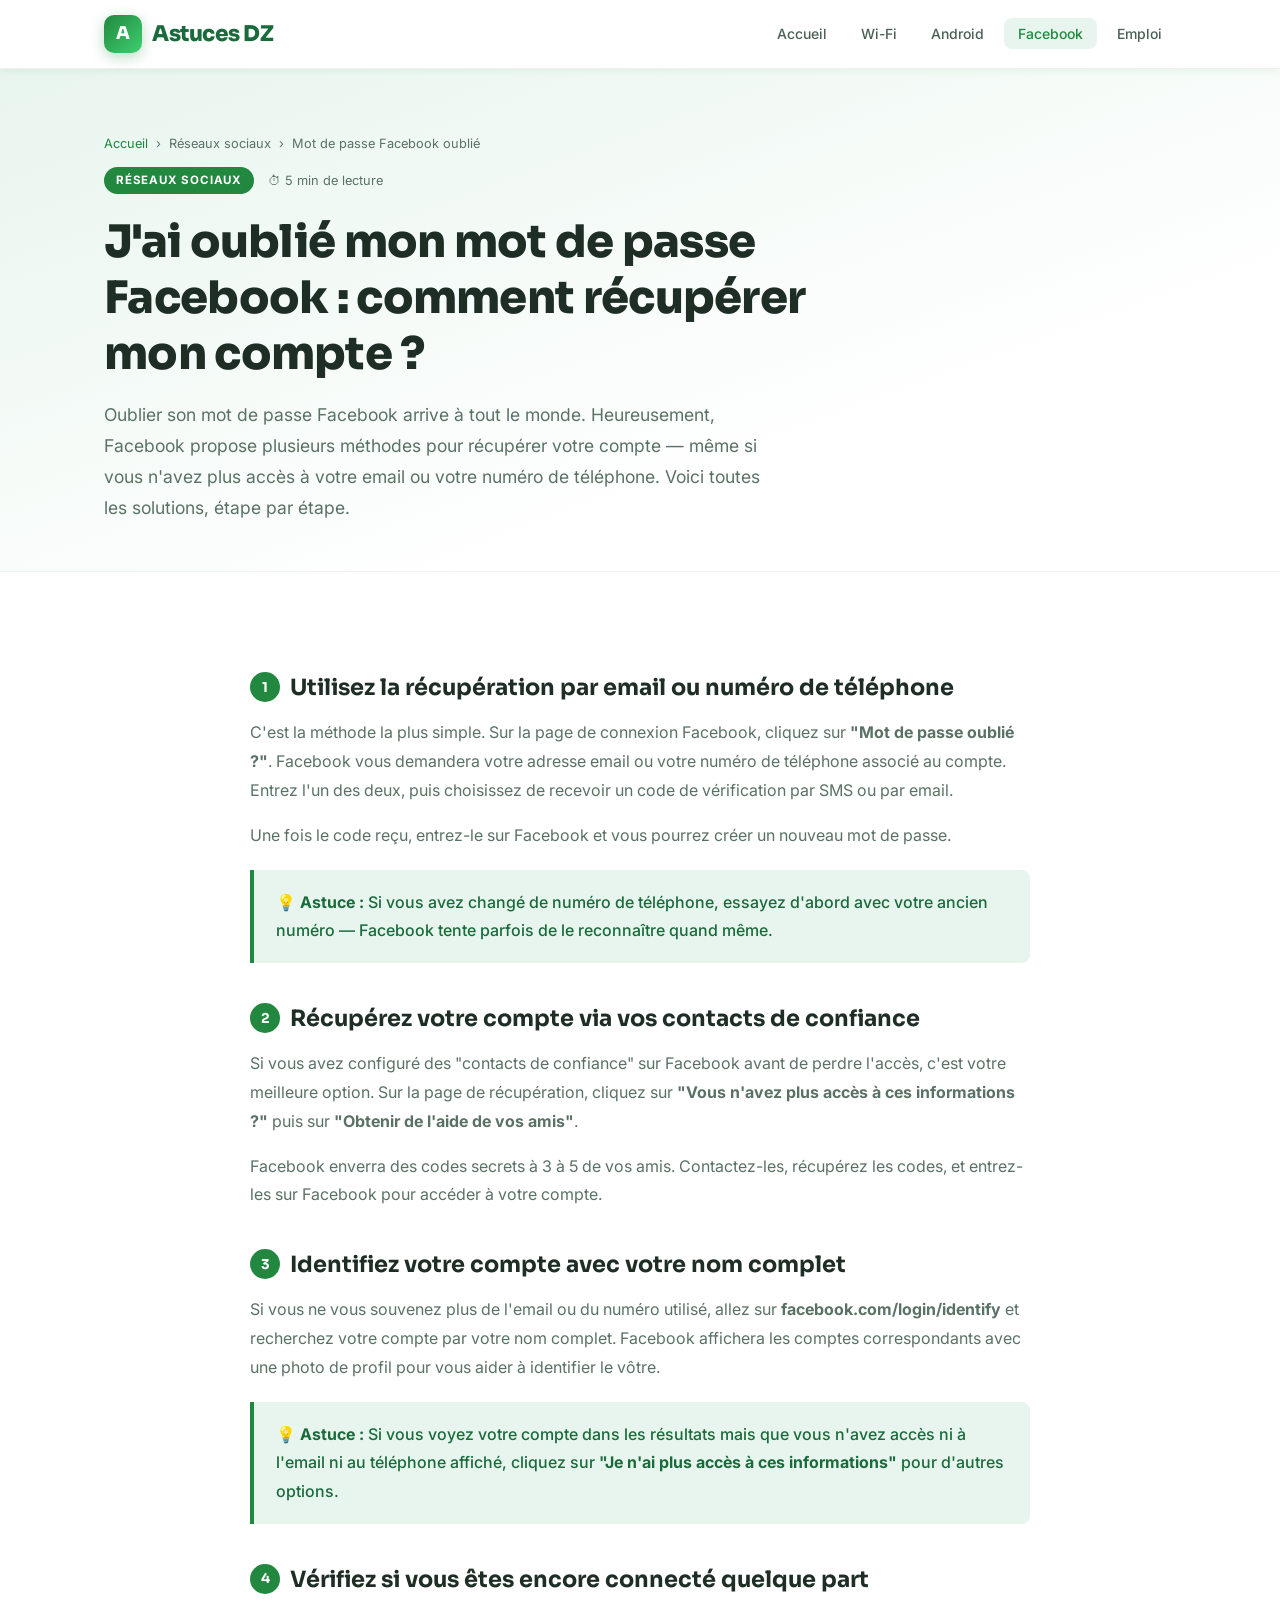
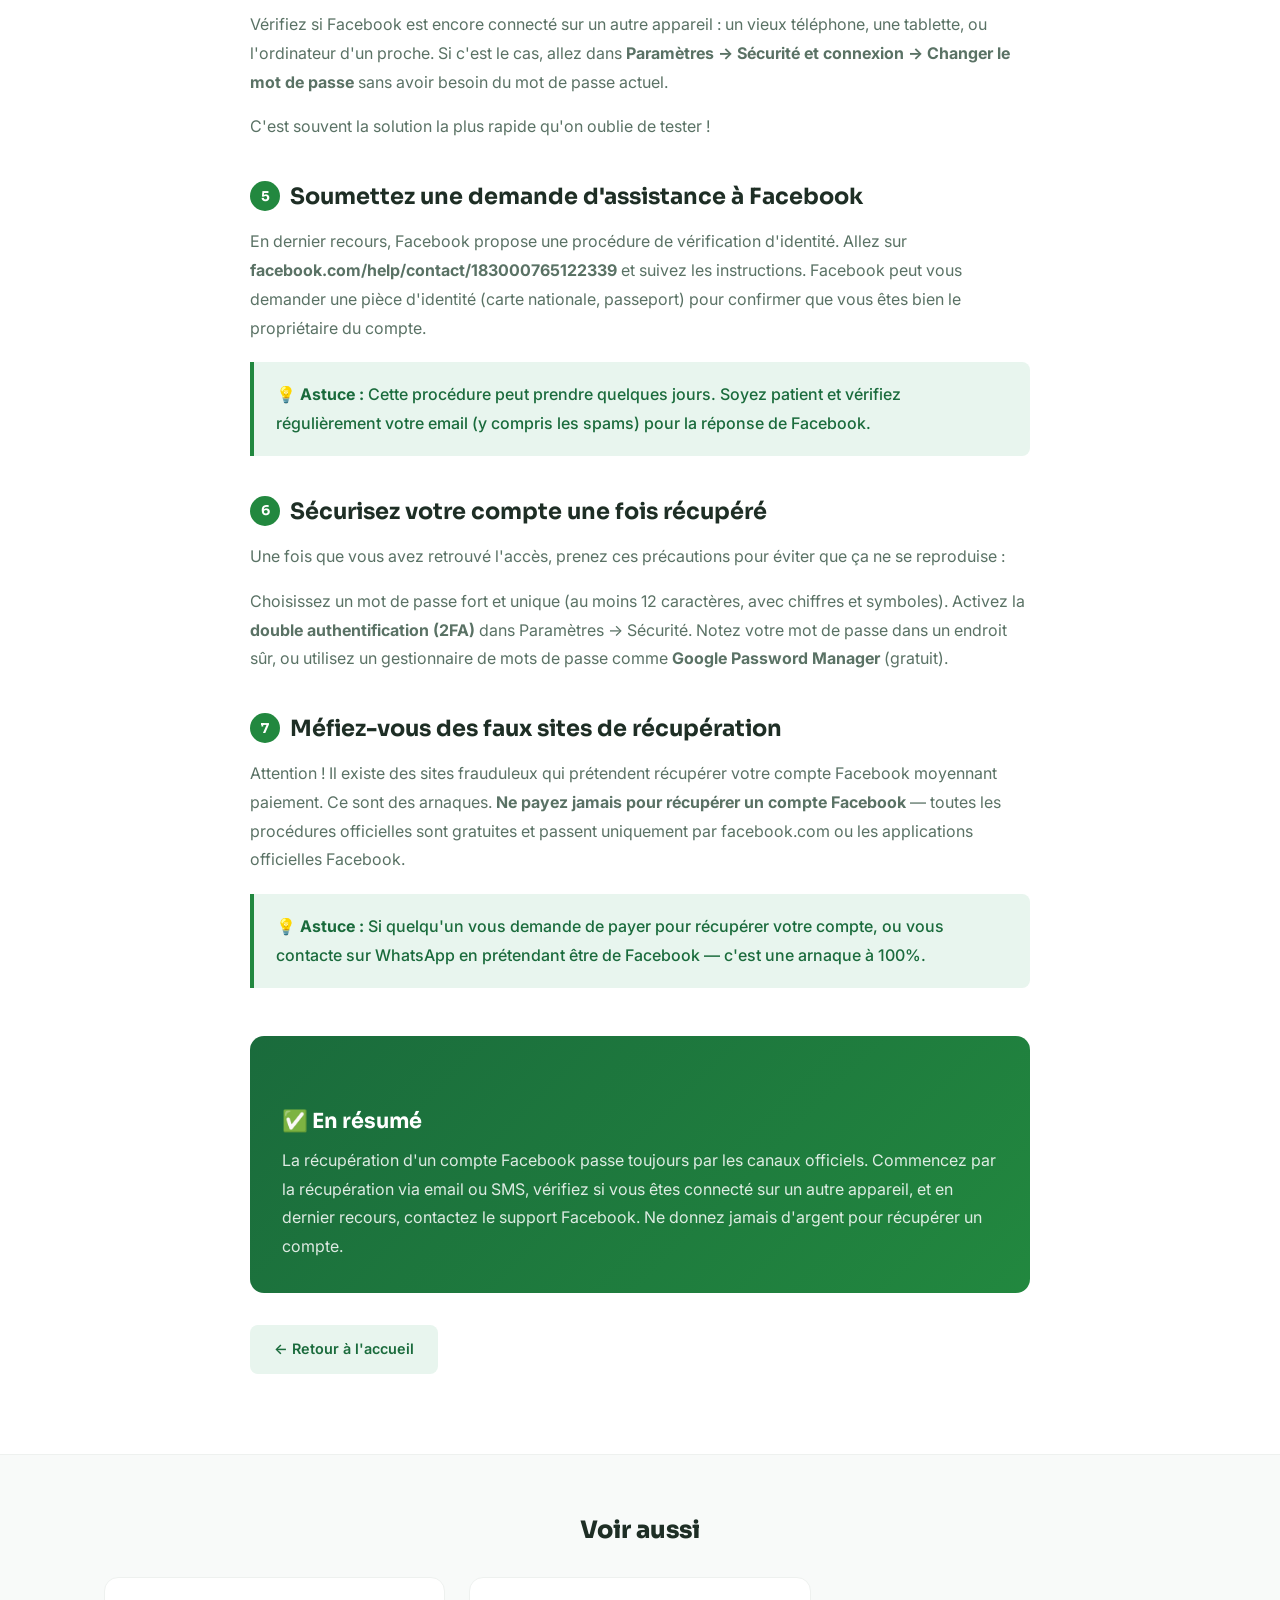
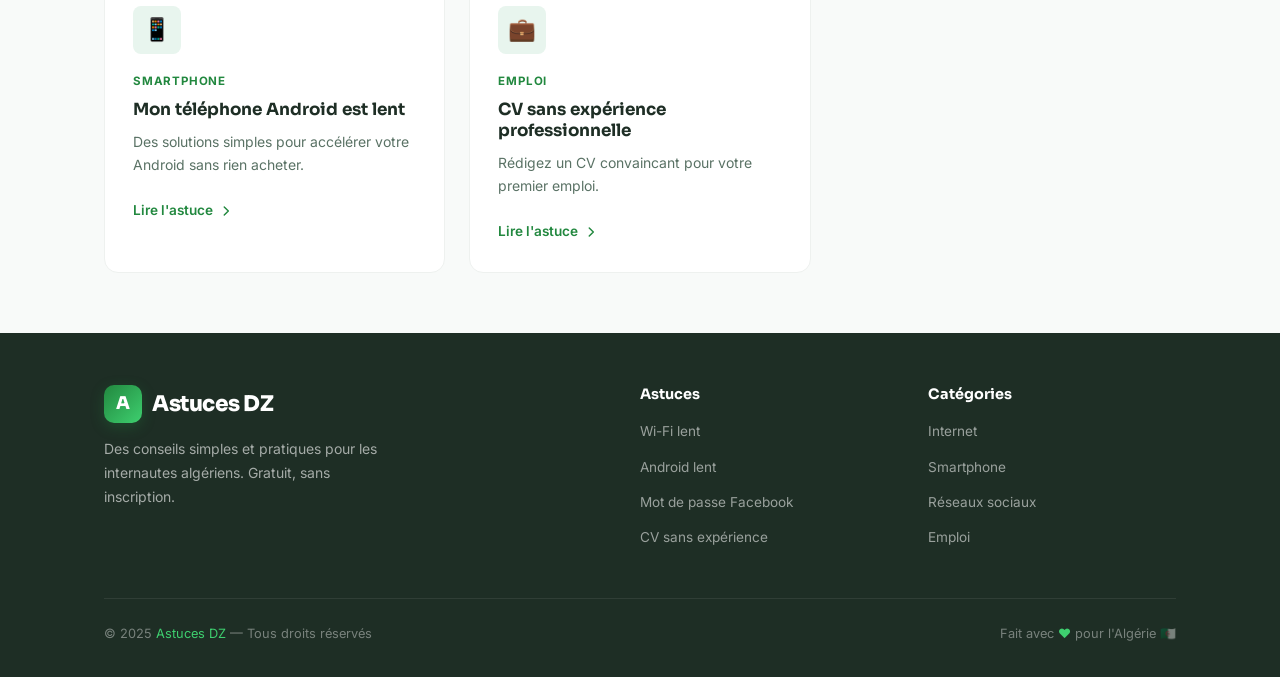
<file: facebook-mot-de-passe-oublie.html>
<!DOCTYPE html>
<html lang="fr">
<head>
  <meta charset="UTF-8" />
  <meta name="viewport" content="width=device-width, initial-scale=1.0" />
  <title>Mot de passe Facebook oublié : comment récupérer son compte — Astuces DZ</title>
  <meta name="description" content="Vous avez oublié votre mot de passe Facebook ? Suivez ces étapes simples pour récupérer l'accès à votre compte, même sans email ni numéro de téléphone." />
  <link rel="canonical" href="https://votre-username.github.io/astuces-dz/facebook-mot-de-passe-oublie.html" />
  <link rel="stylesheet" href="style.css" />
</head>
<body>

<!-- HEADER -->
<header>
  <nav class="container">
    <a href="index.html" class="logo">
      <div class="logo-icon">A</div>
      Astuces DZ
    </a>
    <ul class="nav-links">
      <li><a href="index.html">Accueil</a></li>
      <li><a href="wifi-lent.html">Wi-Fi</a></li>
      <li><a href="android-lent.html">Android</a></li>
      <li><a href="facebook-mot-de-passe-oublie.html" class="active">Facebook</a></li>
      <li><a href="cv-sans-experience.html">Emploi</a></li>
    </ul>
    <button class="hamburger" aria-label="Menu">
      <span></span><span></span><span></span>
    </button>
  </nav>
</header>

<!-- ARTICLE HERO -->
<section class="article-hero">
  <div class="container">
    <div class="breadcrumb">
      <a href="index.html">Accueil</a>
      <span>›</span>
      <span>Réseaux sociaux</span>
      <span>›</span>
      <span>Mot de passe Facebook oublié</span>
    </div>
    <div class="article-meta">
      <span class="article-tag">Réseaux sociaux</span>
      <span class="article-time">⏱ 5 min de lecture</span>
    </div>
    <h1>J'ai oublié mon mot de passe Facebook : comment récupérer mon compte ?</h1>
    <p class="article-intro">Oublier son mot de passe Facebook arrive à tout le monde. Heureusement, Facebook propose plusieurs méthodes pour récupérer votre compte — même si vous n'avez plus accès à votre email ou votre numéro de téléphone. Voici toutes les solutions, étape par étape.</p>
  </div>
</section>

<!-- ARTICLE BODY -->
<main class="article-body">
  <div class="container">
    <div class="article-content">

      <h2><span class="num">1</span> Utilisez la récupération par email ou numéro de téléphone</h2>
      <p>C'est la méthode la plus simple. Sur la page de connexion Facebook, cliquez sur <strong>"Mot de passe oublié ?"</strong>. Facebook vous demandera votre adresse email ou votre numéro de téléphone associé au compte. Entrez l'un des deux, puis choisissez de recevoir un code de vérification par SMS ou par email.</p>
      <p>Une fois le code reçu, entrez-le sur Facebook et vous pourrez créer un nouveau mot de passe.</p>
      <div class="tip-box">
        <p><strong>💡 Astuce :</strong> Si vous avez changé de numéro de téléphone, essayez d'abord avec votre ancien numéro — Facebook tente parfois de le reconnaître quand même.</p>
      </div>

      <h2><span class="num">2</span> Récupérez votre compte via vos contacts de confiance</h2>
      <p>Si vous avez configuré des "contacts de confiance" sur Facebook avant de perdre l'accès, c'est votre meilleure option. Sur la page de récupération, cliquez sur <strong>"Vous n'avez plus accès à ces informations ?"</strong> puis sur <strong>"Obtenir de l'aide de vos amis"</strong>.</p>
      <p>Facebook enverra des codes secrets à 3 à 5 de vos amis. Contactez-les, récupérez les codes, et entrez-les sur Facebook pour accéder à votre compte.</p>

      <h2><span class="num">3</span> Identifiez votre compte avec votre nom complet</h2>
      <p>Si vous ne vous souvenez plus de l'email ou du numéro utilisé, allez sur <strong>facebook.com/login/identify</strong> et recherchez votre compte par votre nom complet. Facebook affichera les comptes correspondants avec une photo de profil pour vous aider à identifier le vôtre.</p>
      <div class="tip-box">
        <p><strong>💡 Astuce :</strong> Si vous voyez votre compte dans les résultats mais que vous n'avez accès ni à l'email ni au téléphone affiché, cliquez sur <strong>"Je n'ai plus accès à ces informations"</strong> pour d'autres options.</p>
      </div>

      <h2><span class="num">4</span> Vérifiez si vous êtes encore connecté quelque part</h2>
      <p>Vérifiez si Facebook est encore connecté sur un autre appareil : un vieux téléphone, une tablette, ou l'ordinateur d'un proche. Si c'est le cas, allez dans <strong>Paramètres → Sécurité et connexion → Changer le mot de passe</strong> sans avoir besoin du mot de passe actuel.</p>
      <p>C'est souvent la solution la plus rapide qu'on oublie de tester !</p>

      <h2><span class="num">5</span> Soumettez une demande d'assistance à Facebook</h2>
      <p>En dernier recours, Facebook propose une procédure de vérification d'identité. Allez sur <strong>facebook.com/help/contact/183000765122339</strong> et suivez les instructions. Facebook peut vous demander une pièce d'identité (carte nationale, passeport) pour confirmer que vous êtes bien le propriétaire du compte.</p>
      <div class="tip-box">
        <p><strong>💡 Astuce :</strong> Cette procédure peut prendre quelques jours. Soyez patient et vérifiez régulièrement votre email (y compris les spams) pour la réponse de Facebook.</p>
      </div>

      <h2><span class="num">6</span> Sécurisez votre compte une fois récupéré</h2>
      <p>Une fois que vous avez retrouvé l'accès, prenez ces précautions pour éviter que ça ne se reproduise :</p>
      <p>Choisissez un mot de passe fort et unique (au moins 12 caractères, avec chiffres et symboles). Activez la <strong>double authentification (2FA)</strong> dans Paramètres → Sécurité. Notez votre mot de passe dans un endroit sûr, ou utilisez un gestionnaire de mots de passe comme <strong>Google Password Manager</strong> (gratuit).</p>

      <h2><span class="num">7</span> Méfiez-vous des faux sites de récupération</h2>
      <p>Attention ! Il existe des sites frauduleux qui prétendent récupérer votre compte Facebook moyennant paiement. Ce sont des arnaques. <strong>Ne payez jamais pour récupérer un compte Facebook</strong> — toutes les procédures officielles sont gratuites et passent uniquement par facebook.com ou les applications officielles Facebook.</p>
      <div class="tip-box">
        <p><strong>💡 Astuce :</strong> Si quelqu'un vous demande de payer pour récupérer votre compte, ou vous contacte sur WhatsApp en prétendant être de Facebook — c'est une arnaque à 100%.</p>
      </div>

      <div class="conclusion-box">
        <h2>✅ En résumé</h2>
        <p>La récupération d'un compte Facebook passe toujours par les canaux officiels. Commencez par la récupération via email ou SMS, vérifiez si vous êtes connecté sur un autre appareil, et en dernier recours, contactez le support Facebook. Ne donnez jamais d'argent pour récupérer un compte.</p>
      </div>

      <a href="index.html" class="btn btn-back">
        ← Retour à l'accueil
      </a>

    </div>
  </div>
</main>

<!-- ARTICLES CONNEXES -->
<section class="related-section">
  <div class="container">
    <h2>Voir aussi</h2>
    <div class="cards-grid">
      <article class="card">
        <div class="card-icon">📱</div>
        <div class="card-tag">Smartphone</div>
        <h3>Mon téléphone Android est lent</h3>
        <p>Des solutions simples pour accélérer votre Android sans rien acheter.</p>
        <a href="android-lent.html" class="card-link">Lire l'astuce <svg width="14" height="14" fill="none" viewBox="0 0 24 24" stroke="currentColor" stroke-width="2.5"><path stroke-linecap="round" stroke-linejoin="round" d="M9 5l7 7-7 7"/></svg></a>
      </article>
      <article class="card">
        <div class="card-icon">💼</div>
        <div class="card-tag">Emploi</div>
        <h3>CV sans expérience professionnelle</h3>
        <p>Rédigez un CV convaincant pour votre premier emploi.</p>
        <a href="cv-sans-experience.html" class="card-link">Lire l'astuce <svg width="14" height="14" fill="none" viewBox="0 0 24 24" stroke="currentColor" stroke-width="2.5"><path stroke-linecap="round" stroke-linejoin="round" d="M9 5l7 7-7 7"/></svg></a>
      </article>
    </div>
  </div>
</section>

<!-- FOOTER -->
<footer>
  <div class="container">
    <div class="footer-grid">
      <div class="footer-brand">
        <div class="logo">
          <div class="logo-icon">A</div>
          Astuces DZ
        </div>
        <p>Des conseils simples et pratiques pour les internautes algériens. Gratuit, sans inscription.</p>
      </div>
      <div class="footer-col">
        <h4>Astuces</h4>
        <ul>
          <li><a href="wifi-lent.html">Wi-Fi lent</a></li>
          <li><a href="android-lent.html">Android lent</a></li>
          <li><a href="facebook-mot-de-passe-oublie.html">Mot de passe Facebook</a></li>
          <li><a href="cv-sans-experience.html">CV sans expérience</a></li>
        </ul>
      </div>
      <div class="footer-col">
        <h4>Catégories</h4>
        <ul>
          <li><a href="wifi-lent.html">Internet</a></li>
          <li><a href="android-lent.html">Smartphone</a></li>
          <li><a href="facebook-mot-de-passe-oublie.html">Réseaux sociaux</a></li>
          <li><a href="cv-sans-experience.html">Emploi</a></li>
        </ul>
      </div>
    </div>
    <div class="footer-bottom">
      <p>© 2025 <span>Astuces DZ</span> — Tous droits réservés</p>
      <p>Fait avec <span>♥</span> pour l'Algérie 🇩🇿</p>
    </div>
  </div>
</footer>

<script src="script.js"></script>
</body>
</html>
</file>
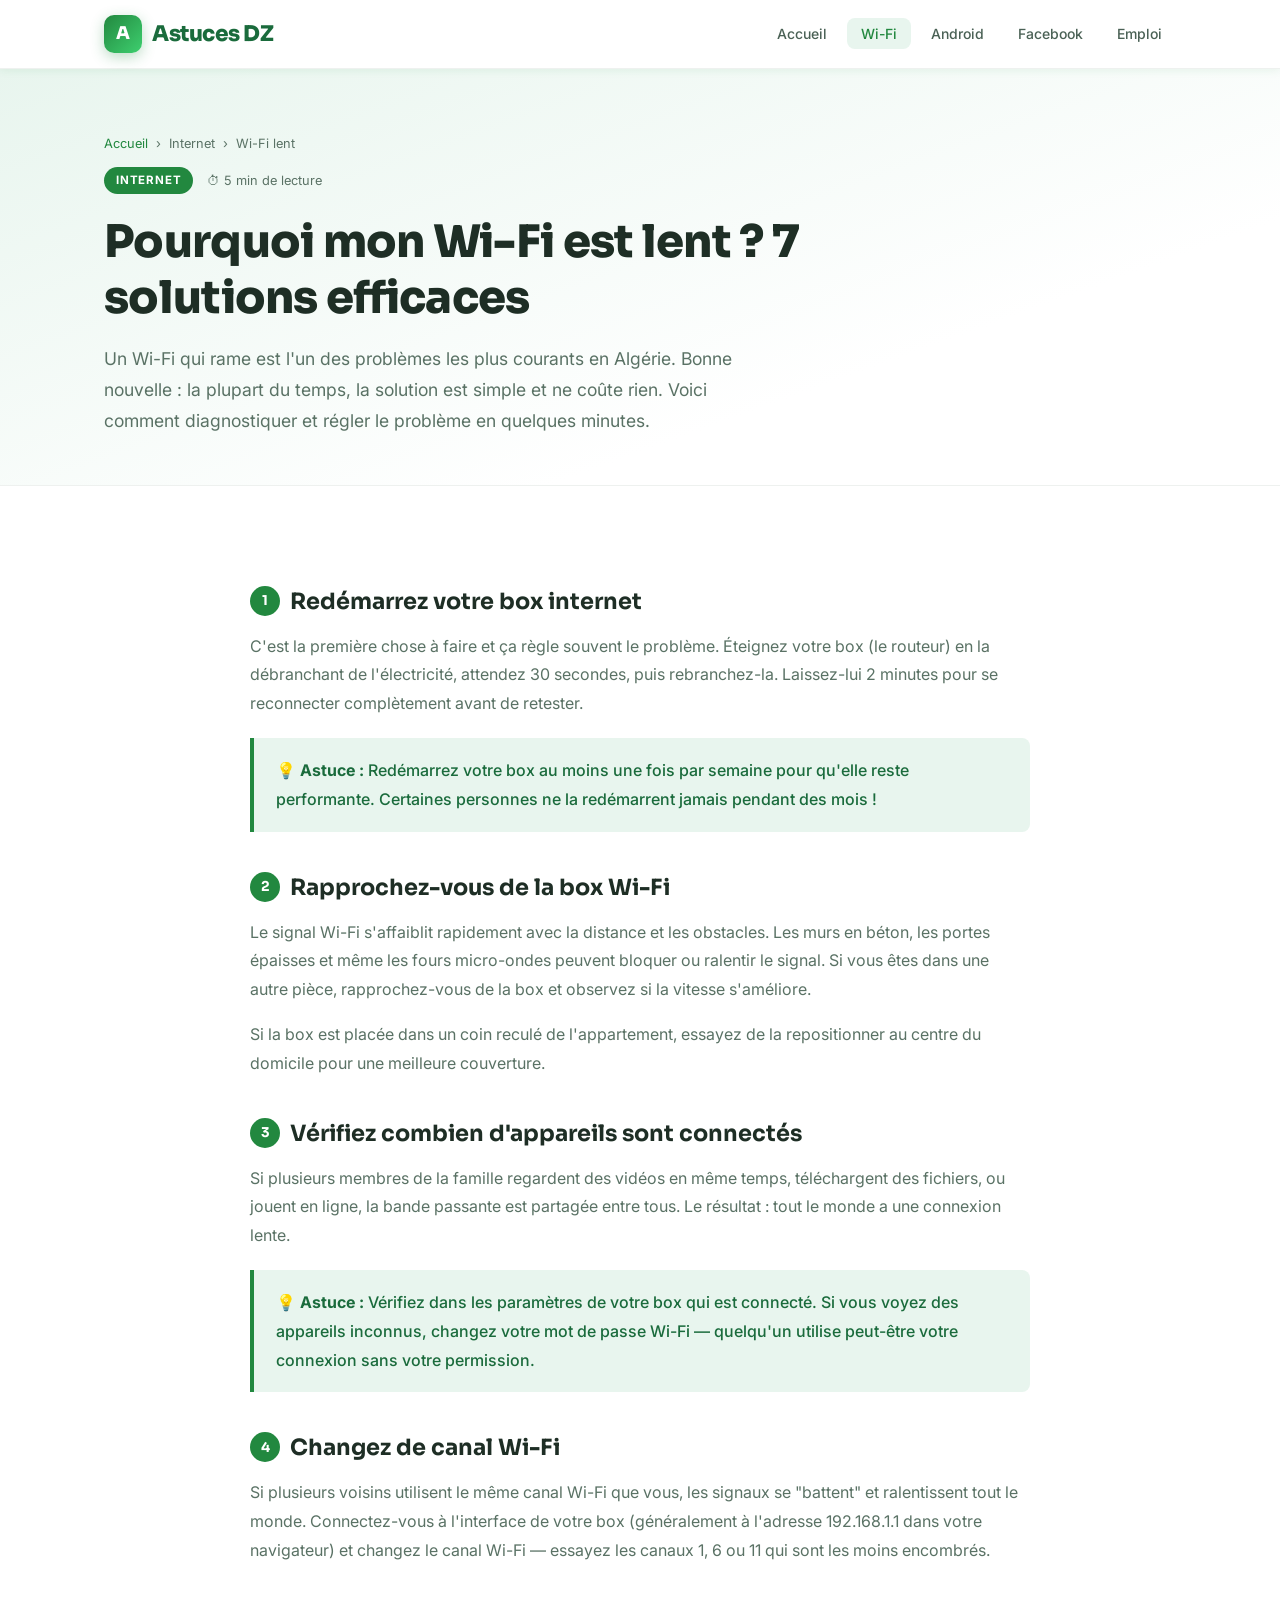
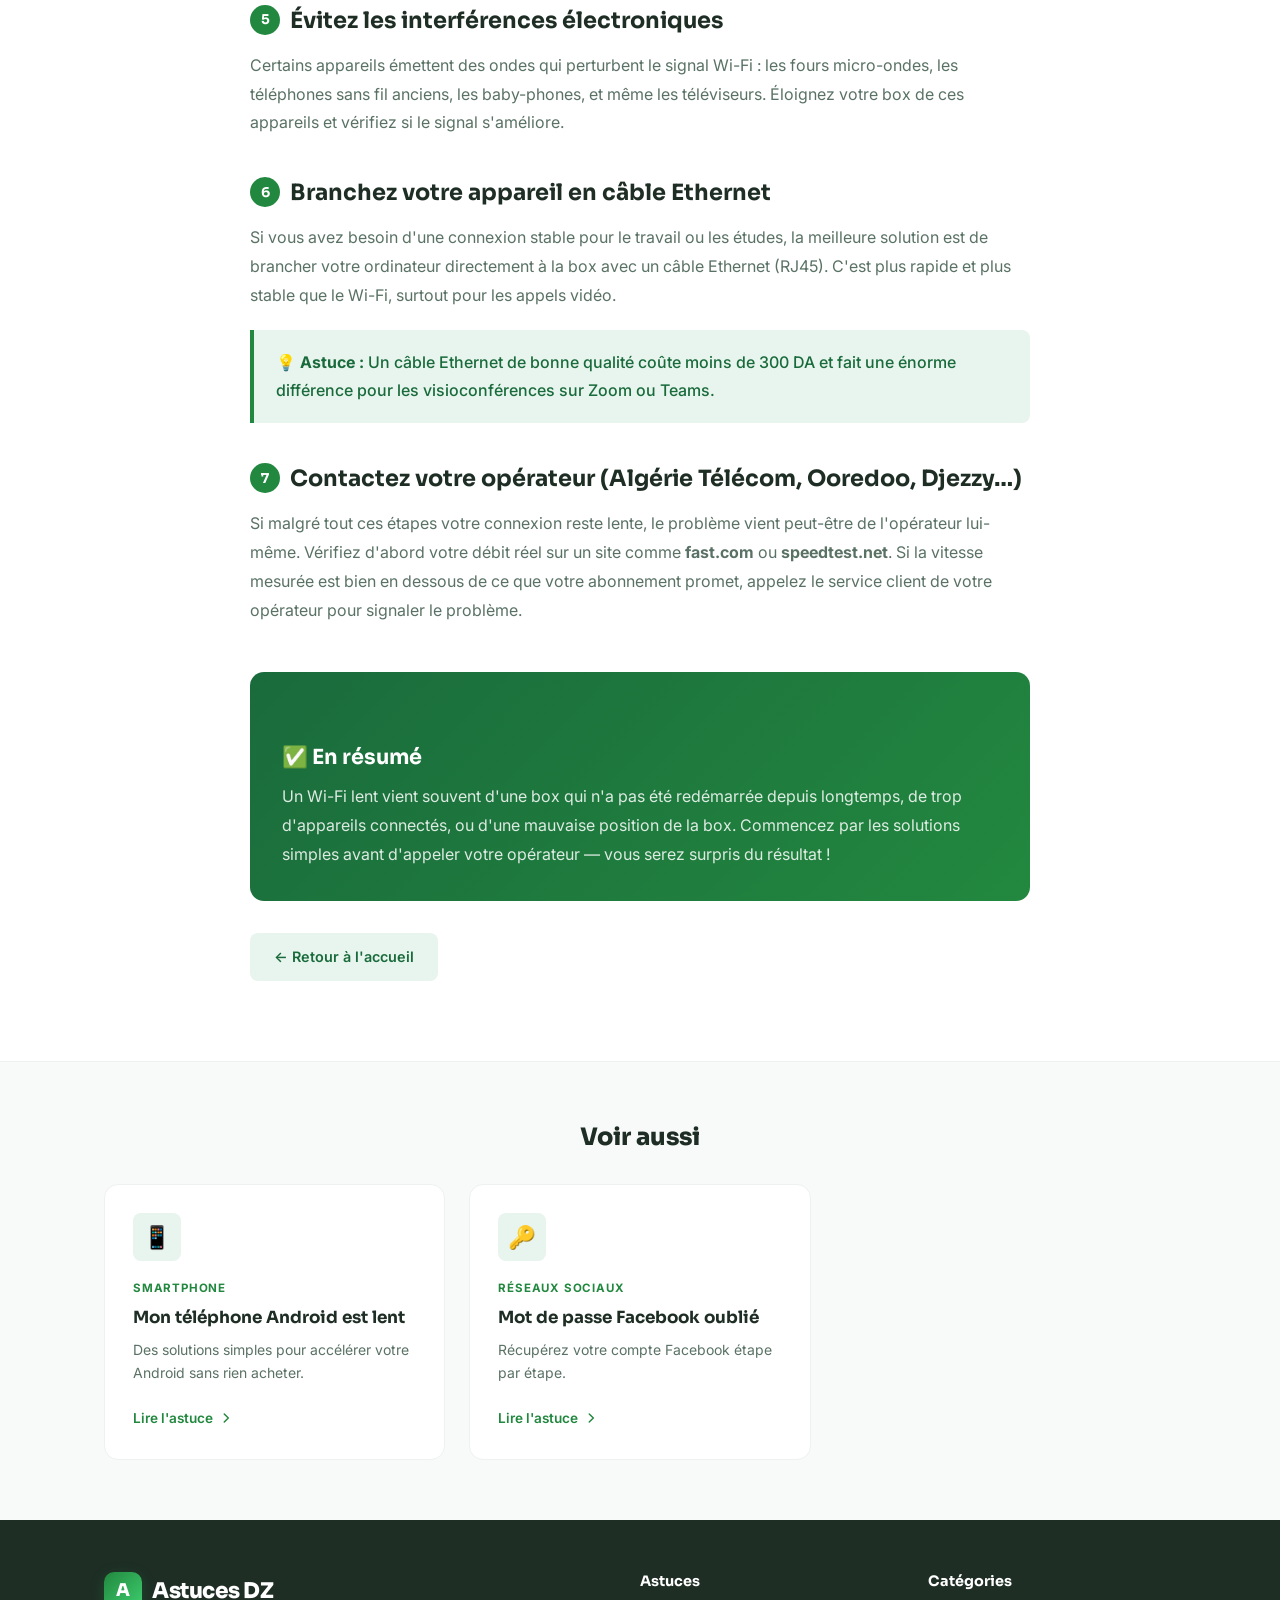
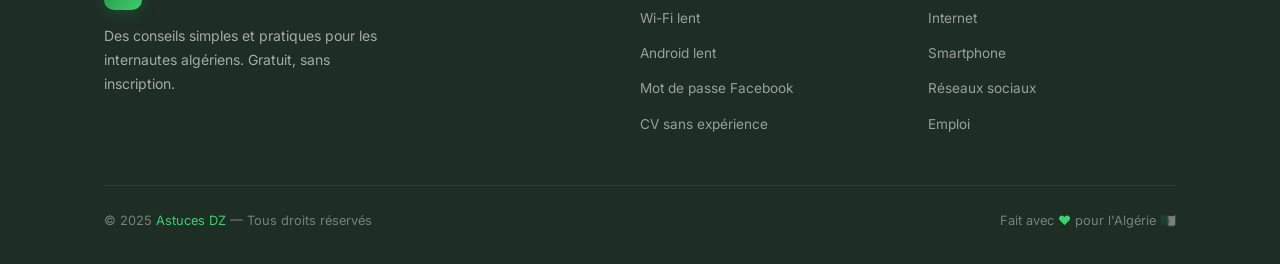
<file: wifi-lent.html>
<!DOCTYPE html>
<html lang="fr">
<head>
  <meta charset="UTF-8" />
  <meta name="viewport" content="width=device-width, initial-scale=1.0" />
  <title>Pourquoi mon Wi-Fi est lent ? 7 solutions efficaces — Astuces DZ</title>
  <meta name="description" content="Votre Wi-Fi est lent en Algérie ? Découvrez les vraies causes et 7 solutions faciles pour améliorer votre connexion internet à domicile." />
  <link rel="canonical" href="https://votre-username.github.io/astuces-dz/wifi-lent.html" />
  <link rel="stylesheet" href="style.css" />
</head>
<body>

<!-- HEADER -->
<header>
  <nav class="container">
    <a href="index.html" class="logo">
      <div class="logo-icon">A</div>
      Astuces DZ
    </a>
    <ul class="nav-links">
      <li><a href="index.html">Accueil</a></li>
      <li><a href="wifi-lent.html" class="active">Wi-Fi</a></li>
      <li><a href="android-lent.html">Android</a></li>
      <li><a href="facebook-mot-de-passe-oublie.html">Facebook</a></li>
      <li><a href="cv-sans-experience.html">Emploi</a></li>
    </ul>
    <button class="hamburger" aria-label="Menu">
      <span></span><span></span><span></span>
    </button>
  </nav>
</header>

<!-- ARTICLE HERO -->
<section class="article-hero">
  <div class="container">
    <div class="breadcrumb">
      <a href="index.html">Accueil</a>
      <span>›</span>
      <span>Internet</span>
      <span>›</span>
      <span>Wi-Fi lent</span>
    </div>
    <div class="article-meta">
      <span class="article-tag">Internet</span>
      <span class="article-time">⏱ 5 min de lecture</span>
    </div>
    <h1>Pourquoi mon Wi-Fi est lent ? 7 solutions efficaces</h1>
    <p class="article-intro">Un Wi-Fi qui rame est l'un des problèmes les plus courants en Algérie. Bonne nouvelle : la plupart du temps, la solution est simple et ne coûte rien. Voici comment diagnostiquer et régler le problème en quelques minutes.</p>
  </div>
</section>

<!-- ARTICLE BODY -->
<main class="article-body">
  <div class="container">
    <div class="article-content">

      <h2><span class="num">1</span> Redémarrez votre box internet</h2>
      <p>C'est la première chose à faire et ça règle souvent le problème. Éteignez votre box (le routeur) en la débranchant de l'électricité, attendez 30 secondes, puis rebranchez-la. Laissez-lui 2 minutes pour se reconnecter complètement avant de retester.</p>
      <div class="tip-box">
        <p><strong>💡 Astuce :</strong> Redémarrez votre box au moins une fois par semaine pour qu'elle reste performante. Certaines personnes ne la redémarrent jamais pendant des mois !</p>
      </div>

      <h2><span class="num">2</span> Rapprochez-vous de la box Wi-Fi</h2>
      <p>Le signal Wi-Fi s'affaiblit rapidement avec la distance et les obstacles. Les murs en béton, les portes épaisses et même les fours micro-ondes peuvent bloquer ou ralentir le signal. Si vous êtes dans une autre pièce, rapprochez-vous de la box et observez si la vitesse s'améliore.</p>
      <p>Si la box est placée dans un coin reculé de l'appartement, essayez de la repositionner au centre du domicile pour une meilleure couverture.</p>

      <h2><span class="num">3</span> Vérifiez combien d'appareils sont connectés</h2>
      <p>Si plusieurs membres de la famille regardent des vidéos en même temps, téléchargent des fichiers, ou jouent en ligne, la bande passante est partagée entre tous. Le résultat : tout le monde a une connexion lente.</p>
      <div class="tip-box">
        <p><strong>💡 Astuce :</strong> Vérifiez dans les paramètres de votre box qui est connecté. Si vous voyez des appareils inconnus, changez votre mot de passe Wi-Fi — quelqu'un utilise peut-être votre connexion sans votre permission.</p>
      </div>

      <h2><span class="num">4</span> Changez de canal Wi-Fi</h2>
      <p>Si plusieurs voisins utilisent le même canal Wi-Fi que vous, les signaux se "battent" et ralentissent tout le monde. Connectez-vous à l'interface de votre box (généralement à l'adresse 192.168.1.1 dans votre navigateur) et changez le canal Wi-Fi — essayez les canaux 1, 6 ou 11 qui sont les moins encombrés.</p>

      <h2><span class="num">5</span> Évitez les interférences électroniques</h2>
      <p>Certains appareils émettent des ondes qui perturbent le signal Wi-Fi : les fours micro-ondes, les téléphones sans fil anciens, les baby-phones, et même les téléviseurs. Éloignez votre box de ces appareils et vérifiez si le signal s'améliore.</p>

      <h2><span class="num">6</span> Branchez votre appareil en câble Ethernet</h2>
      <p>Si vous avez besoin d'une connexion stable pour le travail ou les études, la meilleure solution est de brancher votre ordinateur directement à la box avec un câble Ethernet (RJ45). C'est plus rapide et plus stable que le Wi-Fi, surtout pour les appels vidéo.</p>
      <div class="tip-box">
        <p><strong>💡 Astuce :</strong> Un câble Ethernet de bonne qualité coûte moins de 300 DA et fait une énorme différence pour les visioconférences sur Zoom ou Teams.</p>
      </div>

      <h2><span class="num">7</span> Contactez votre opérateur (Algérie Télécom, Ooredoo, Djezzy…)</h2>
      <p>Si malgré tout ces étapes votre connexion reste lente, le problème vient peut-être de l'opérateur lui-même. Vérifiez d'abord votre débit réel sur un site comme <strong>fast.com</strong> ou <strong>speedtest.net</strong>. Si la vitesse mesurée est bien en dessous de ce que votre abonnement promet, appelez le service client de votre opérateur pour signaler le problème.</p>

      <div class="conclusion-box">
        <h2>✅ En résumé</h2>
        <p>Un Wi-Fi lent vient souvent d'une box qui n'a pas été redémarrée depuis longtemps, de trop d'appareils connectés, ou d'une mauvaise position de la box. Commencez par les solutions simples avant d'appeler votre opérateur — vous serez surpris du résultat !</p>
      </div>

      <a href="index.html" class="btn btn-back">
        ← Retour à l'accueil
      </a>

    </div>
  </div>
</main>

<!-- ARTICLES CONNEXES -->
<section class="related-section">
  <div class="container">
    <h2>Voir aussi</h2>
    <div class="cards-grid">
      <article class="card">
        <div class="card-icon">📱</div>
        <div class="card-tag">Smartphone</div>
        <h3>Mon téléphone Android est lent</h3>
        <p>Des solutions simples pour accélérer votre Android sans rien acheter.</p>
        <a href="android-lent.html" class="card-link">Lire l'astuce <svg width="14" height="14" fill="none" viewBox="0 0 24 24" stroke="currentColor" stroke-width="2.5"><path stroke-linecap="round" stroke-linejoin="round" d="M9 5l7 7-7 7"/></svg></a>
      </article>
      <article class="card">
        <div class="card-icon">🔑</div>
        <div class="card-tag">Réseaux sociaux</div>
        <h3>Mot de passe Facebook oublié</h3>
        <p>Récupérez votre compte Facebook étape par étape.</p>
        <a href="facebook-mot-de-passe-oublie.html" class="card-link">Lire l'astuce <svg width="14" height="14" fill="none" viewBox="0 0 24 24" stroke="currentColor" stroke-width="2.5"><path stroke-linecap="round" stroke-linejoin="round" d="M9 5l7 7-7 7"/></svg></a>
      </article>
    </div>
  </div>
</section>

<!-- FOOTER -->
<footer>
  <div class="container">
    <div class="footer-grid">
      <div class="footer-brand">
        <div class="logo">
          <div class="logo-icon">A</div>
          Astuces DZ
        </div>
        <p>Des conseils simples et pratiques pour les internautes algériens. Gratuit, sans inscription.</p>
      </div>
      <div class="footer-col">
        <h4>Astuces</h4>
        <ul>
          <li><a href="wifi-lent.html">Wi-Fi lent</a></li>
          <li><a href="android-lent.html">Android lent</a></li>
          <li><a href="facebook-mot-de-passe-oublie.html">Mot de passe Facebook</a></li>
          <li><a href="cv-sans-experience.html">CV sans expérience</a></li>
        </ul>
      </div>
      <div class="footer-col">
        <h4>Catégories</h4>
        <ul>
          <li><a href="wifi-lent.html">Internet</a></li>
          <li><a href="android-lent.html">Smartphone</a></li>
          <li><a href="facebook-mot-de-passe-oublie.html">Réseaux sociaux</a></li>
          <li><a href="cv-sans-experience.html">Emploi</a></li>
        </ul>
      </div>
    </div>
    <div class="footer-bottom">
      <p>© 2025 <span>Astuces DZ</span> — Tous droits réservés</p>
      <p>Fait avec <span>♥</span> pour l'Algérie 🇩🇿</p>
    </div>
  </div>
</footer>

<script src="script.js"></script>
</body>
</html>
</file>
<file: style.css>
/* ===========================
   ASTUCES DZ — style.css
   =========================== */

@import url('https://fonts.googleapis.com/css2?family=Sora:wght@300;400;600;700;800&family=Inter:wght@400;500&display=swap');

/* ── Variables ── */
:root {
  --green-dark:   #1a6b3c;
  --green:        #22883f;
  --green-mid:    #2da652;
  --green-light:  #e8f5ee;
  --green-accent: #3ecf6f;
  --white:        #ffffff;
  --gray-50:      #f8faf9;
  --gray-100:     #eef1ef;
  --gray-200:     #d8deda;
  --gray-400:     #8fa898;
  --gray-600:     #4a6155;
  --gray-800:     #1e2e25;
  --text:         #1e2e25;
  --text-light:   #5a7265;
  --shadow-sm:    0 2px 8px rgba(34,136,63,.08);
  --shadow-md:    0 8px 32px rgba(34,136,63,.13);
  --shadow-lg:    0 20px 60px rgba(34,136,63,.18);
  --radius:       14px;
  --radius-sm:    8px;
  --transition:   .25s cubic-bezier(.4,0,.2,1);
}

/* ── Reset ── */
*, *::before, *::after { box-sizing: border-box; margin: 0; padding: 0; }
html { scroll-behavior: smooth; font-size: 16px; }
body {
  font-family: 'Inter', sans-serif;
  color: var(--text);
  background: var(--white);
  line-height: 1.7;
  -webkit-font-smoothing: antialiased;
}
img { max-width: 100%; display: block; }
a { color: inherit; text-decoration: none; }

/* ── Typography ── */
h1, h2, h3, h4 {
  font-family: 'Sora', sans-serif;
  line-height: 1.25;
  color: var(--gray-800);
}

/* ── Container ── */
.container {
  max-width: 1120px;
  margin: 0 auto;
  padding: 0 24px;
}

/* =====================
   HEADER / NAV
   ===================== */
header {
  position: sticky;
  top: 0;
  z-index: 100;
  background: rgba(255,255,255,.95);
  backdrop-filter: blur(12px);
  -webkit-backdrop-filter: blur(12px);
  border-bottom: 1px solid var(--gray-100);
  box-shadow: var(--shadow-sm);
}

nav {
  display: flex;
  align-items: center;
  justify-content: space-between;
  height: 68px;
}

.logo {
  display: flex;
  align-items: center;
  gap: 10px;
  font-family: 'Sora', sans-serif;
  font-weight: 800;
  font-size: 1.35rem;
  color: var(--green-dark);
  letter-spacing: -.5px;
}

.logo-icon {
  width: 38px; height: 38px;
  background: linear-gradient(135deg, var(--green), var(--green-accent));
  border-radius: 10px;
  display: flex; align-items: center; justify-content: center;
  color: #fff; font-size: 1.1rem; font-weight: 800;
  box-shadow: 0 4px 14px rgba(34,136,63,.3);
  flex-shrink: 0;
}

.nav-links {
  display: flex;
  align-items: center;
  gap: 6px;
  list-style: none;
}

.nav-links a {
  font-size: .875rem;
  font-weight: 500;
  color: var(--gray-600);
  padding: 7px 14px;
  border-radius: 8px;
  transition: var(--transition);
}
.nav-links a:hover, .nav-links a.active {
  color: var(--green);
  background: var(--green-light);
}

.hamburger {
  display: none;
  flex-direction: column;
  gap: 5px;
  cursor: pointer;
  padding: 6px;
  border: none;
  background: none;
}
.hamburger span {
  display: block;
  width: 24px; height: 2px;
  background: var(--gray-800);
  border-radius: 2px;
  transition: var(--transition);
}
.hamburger.open span:nth-child(1) { transform: translateY(7px) rotate(45deg); }
.hamburger.open span:nth-child(2) { opacity: 0; }
.hamburger.open span:nth-child(3) { transform: translateY(-7px) rotate(-45deg); }

/* =====================
   HERO (index)
   ===================== */
.hero {
  position: relative;
  padding: 96px 0 80px;
  overflow: hidden;
}

.hero::before {
  content: '';
  position: absolute;
  inset: 0;
  background: linear-gradient(160deg, var(--green-light) 0%, var(--white) 60%);
  z-index: 0;
}

.hero-blob {
  position: absolute;
  right: -120px; top: -80px;
  width: 600px; height: 600px;
  border-radius: 50%;
  background: radial-gradient(circle, rgba(62,207,111,.12) 0%, transparent 70%);
  z-index: 0;
}

.hero-content {
  position: relative;
  z-index: 1;
  max-width: 680px;
}

.hero-badge {
  display: inline-flex;
  align-items: center;
  gap: 7px;
  background: var(--white);
  border: 1px solid var(--gray-200);
  border-radius: 100px;
  padding: 6px 16px;
  font-size: .8rem;
  font-weight: 600;
  color: var(--green);
  margin-bottom: 24px;
  box-shadow: var(--shadow-sm);
}
.hero-badge .dot {
  width: 7px; height: 7px;
  background: var(--green-accent);
  border-radius: 50%;
  animation: pulse 2s infinite;
}

@keyframes pulse {
  0%, 100% { opacity: 1; transform: scale(1); }
  50% { opacity: .5; transform: scale(.8); }
}

.hero h1 {
  font-size: clamp(2.2rem, 5vw, 3.4rem);
  font-weight: 800;
  color: var(--gray-800);
  margin-bottom: 20px;
  letter-spacing: -1px;
}

.hero h1 span { color: var(--green); }

.hero p {
  font-size: 1.1rem;
  color: var(--text-light);
  margin-bottom: 36px;
  max-width: 520px;
}

.hero-actions { display: flex; gap: 14px; flex-wrap: wrap; }

/* =====================
   BUTTONS
   ===================== */
.btn {
  display: inline-flex;
  align-items: center;
  gap: 8px;
  font-family: 'Inter', sans-serif;
  font-weight: 600;
  font-size: .9rem;
  padding: 12px 24px;
  border-radius: var(--radius-sm);
  cursor: pointer;
  border: none;
  transition: var(--transition);
  text-decoration: none;
}

.btn-primary {
  background: linear-gradient(135deg, var(--green), var(--green-dark));
  color: #fff;
  box-shadow: 0 4px 18px rgba(34,136,63,.35);
}
.btn-primary:hover {
  transform: translateY(-2px);
  box-shadow: 0 8px 28px rgba(34,136,63,.45);
}
.btn-primary:active { transform: translateY(0); }

.btn-outline {
  background: transparent;
  color: var(--green);
  border: 2px solid var(--green);
}
.btn-outline:hover {
  background: var(--green-light);
  transform: translateY(-2px);
}

.btn-back {
  background: var(--green-light);
  color: var(--green-dark);
  margin-top: 32px;
}
.btn-back:hover {
  background: var(--green);
  color: #fff;
  transform: translateY(-2px);
}

/* =====================
   STATS BAND
   ===================== */
.stats-band {
  background: var(--gray-50);
  border-top: 1px solid var(--gray-100);
  border-bottom: 1px solid var(--gray-100);
  padding: 32px 0;
}

.stats-grid {
  display: grid;
  grid-template-columns: repeat(3, 1fr);
  gap: 24px;
  text-align: center;
}

.stat-item strong {
  display: block;
  font-family: 'Sora', sans-serif;
  font-size: 1.8rem;
  font-weight: 800;
  color: var(--green);
}
.stat-item span {
  font-size: .875rem;
  color: var(--text-light);
}

/* =====================
   ARTICLES SECTION
   ===================== */
.articles-section { padding: 72px 0; }

.section-header {
  text-align: center;
  margin-bottom: 52px;
}
.section-header h2 {
  font-size: clamp(1.6rem, 3vw, 2.2rem);
  font-weight: 800;
  margin-bottom: 12px;
  letter-spacing: -.5px;
}
.section-header p {
  color: var(--text-light);
  max-width: 480px;
  margin: 0 auto;
}

.section-tag {
  display: inline-block;
  background: var(--green-light);
  color: var(--green);
  font-size: .75rem;
  font-weight: 700;
  text-transform: uppercase;
  letter-spacing: 1px;
  padding: 5px 14px;
  border-radius: 100px;
  margin-bottom: 14px;
}

/* ── Cards Grid ── */
.cards-grid {
  display: grid;
  grid-template-columns: repeat(auto-fill, minmax(280px, 1fr));
  gap: 24px;
}

.card {
  background: var(--white);
  border: 1px solid var(--gray-100);
  border-radius: var(--radius);
  padding: 28px;
  transition: var(--transition);
  position: relative;
  overflow: hidden;
}
.card::before {
  content: '';
  position: absolute;
  top: 0; left: 0; right: 0;
  height: 3px;
  background: linear-gradient(90deg, var(--green), var(--green-accent));
  transform: scaleX(0);
  transform-origin: left;
  transition: var(--transition);
}
.card:hover {
  border-color: var(--green-light);
  box-shadow: var(--shadow-md);
  transform: translateY(-4px);
}
.card:hover::before { transform: scaleX(1); }

.card-icon {
  width: 48px; height: 48px;
  border-radius: var(--radius-sm);
  background: var(--green-light);
  display: flex; align-items: center; justify-content: center;
  font-size: 1.4rem;
  margin-bottom: 18px;
}

.card-tag {
  font-size: .72rem;
  font-weight: 700;
  color: var(--green);
  text-transform: uppercase;
  letter-spacing: .8px;
  margin-bottom: 8px;
}

.card h3 {
  font-size: 1.05rem;
  font-weight: 700;
  margin-bottom: 10px;
  color: var(--gray-800);
}
.card p {
  font-size: .875rem;
  color: var(--text-light);
  margin-bottom: 20px;
  line-height: 1.65;
}

.card-link {
  display: inline-flex;
  align-items: center;
  gap: 6px;
  font-size: .85rem;
  font-weight: 600;
  color: var(--green);
  transition: var(--transition);
}
.card-link:hover { gap: 10px; }
.card-link svg { transition: var(--transition); }

/* =====================
   ARTICLE PAGE
   ===================== */
.article-hero {
  background: linear-gradient(160deg, var(--green-light) 0%, var(--white) 70%);
  padding: 64px 0 48px;
  border-bottom: 1px solid var(--gray-100);
}

.article-meta {
  display: flex;
  align-items: center;
  gap: 14px;
  margin-bottom: 20px;
  flex-wrap: wrap;
}

.article-tag {
  background: var(--green);
  color: #fff;
  font-size: .72rem;
  font-weight: 700;
  text-transform: uppercase;
  letter-spacing: .8px;
  padding: 4px 12px;
  border-radius: 100px;
}

.article-time {
  font-size: .8rem;
  color: var(--text-light);
}

.article-hero h1 {
  font-size: clamp(1.8rem, 4vw, 2.8rem);
  font-weight: 800;
  max-width: 760px;
  letter-spacing: -.7px;
  margin-bottom: 18px;
}

.article-intro {
  font-size: 1.1rem;
  color: var(--text-light);
  max-width: 660px;
  line-height: 1.75;
}

/* ── Article Body ── */
.article-body {
  padding: 60px 0 80px;
}

.article-content {
  max-width: 780px;
  margin: 0 auto;
}

.article-content h2 {
  font-size: 1.4rem;
  font-weight: 700;
  margin: 40px 0 16px;
  color: var(--gray-800);
  display: flex;
  align-items: center;
  gap: 10px;
}
.article-content h2 .num {
  width: 30px; height: 30px;
  background: var(--green);
  color: #fff;
  border-radius: 50%;
  display: inline-flex;
  align-items: center;
  justify-content: center;
  font-size: .85rem;
  font-weight: 700;
  flex-shrink: 0;
}

.article-content p {
  color: var(--text-light);
  line-height: 1.8;
  margin-bottom: 16px;
}

.tip-box {
  background: var(--green-light);
  border-left: 4px solid var(--green);
  border-radius: 0 var(--radius-sm) var(--radius-sm) 0;
  padding: 18px 22px;
  margin: 20px 0;
}
.tip-box p { color: var(--green-dark); margin: 0; font-weight: 500; }
.tip-box strong { color: var(--green-dark); }

.conclusion-box {
  background: linear-gradient(135deg, var(--green-dark), var(--green));
  border-radius: var(--radius);
  padding: 32px;
  margin-top: 48px;
  color: #fff;
}
.conclusion-box h2 {
  color: #fff;
  font-size: 1.3rem;
  margin-bottom: 12px;
}
.conclusion-box p { color: rgba(255,255,255,.85); margin: 0; }

/* =====================
   FOOTER
   ===================== */
footer {
  background: var(--gray-800);
  color: rgba(255,255,255,.8);
  padding: 52px 0 32px;
}

.footer-grid {
  display: grid;
  grid-template-columns: 2fr 1fr 1fr;
  gap: 40px;
  margin-bottom: 40px;
}

.footer-brand .logo {
  color: #fff;
  margin-bottom: 14px;
}
.footer-brand p {
  font-size: .875rem;
  line-height: 1.7;
  max-width: 280px;
  color: rgba(255,255,255,.6);
}

.footer-col h4 {
  font-family: 'Sora', sans-serif;
  color: #fff;
  font-size: .9rem;
  font-weight: 700;
  margin-bottom: 14px;
}

.footer-col ul { list-style: none; }
.footer-col li { margin-bottom: 8px; }
.footer-col a {
  font-size: .85rem;
  color: rgba(255,255,255,.55);
  transition: var(--transition);
}
.footer-col a:hover { color: var(--green-accent); }

.footer-bottom {
  border-top: 1px solid rgba(255,255,255,.08);
  padding-top: 24px;
  display: flex;
  align-items: center;
  justify-content: space-between;
  flex-wrap: wrap;
  gap: 12px;
}
.footer-bottom p { font-size: .8rem; color: rgba(255,255,255,.4); }
.footer-bottom span { color: var(--green-accent); }

/* =====================
   BREADCRUMB
   ===================== */
.breadcrumb {
  display: flex;
  align-items: center;
  gap: 8px;
  font-size: .8rem;
  color: var(--text-light);
  margin-bottom: 12px;
}
.breadcrumb a { color: var(--green); }
.breadcrumb a:hover { text-decoration: underline; }

/* =====================
   RELATED ARTICLES
   ===================== */
.related-section {
  background: var(--gray-50);
  border-top: 1px solid var(--gray-100);
  padding: 60px 0;
}
.related-section h2 {
  font-size: 1.5rem;
  font-weight: 800;
  margin-bottom: 32px;
  text-align: center;
}

/* =====================
   RESPONSIVE
   ===================== */
@media (max-width: 900px) {
  .footer-grid { grid-template-columns: 1fr 1fr; }
  .footer-brand { grid-column: 1 / -1; }
}

@media (max-width: 640px) {
  .nav-links {
    display: none;
    position: fixed;
    top: 68px; left: 0; right: 0;
    background: #fff;
    flex-direction: column;
    padding: 16px;
    border-bottom: 1px solid var(--gray-100);
    box-shadow: var(--shadow-md);
    gap: 4px;
    align-items: stretch;
  }
  .nav-links.open { display: flex; }
  .nav-links a { padding: 12px 16px; border-radius: 8px; }
  .hamburger { display: flex; }

  .hero { padding: 60px 0 52px; }
  .hero h1 { font-size: 2rem; }
  .hero-blob { display: none; }

  .stats-grid { grid-template-columns: 1fr; gap: 16px; }

  .footer-grid { grid-template-columns: 1fr; gap: 28px; }
  .footer-bottom { flex-direction: column; text-align: center; }

  .article-hero { padding: 40px 0 32px; }
  .cards-grid { grid-template-columns: 1fr; }
}
</file>
